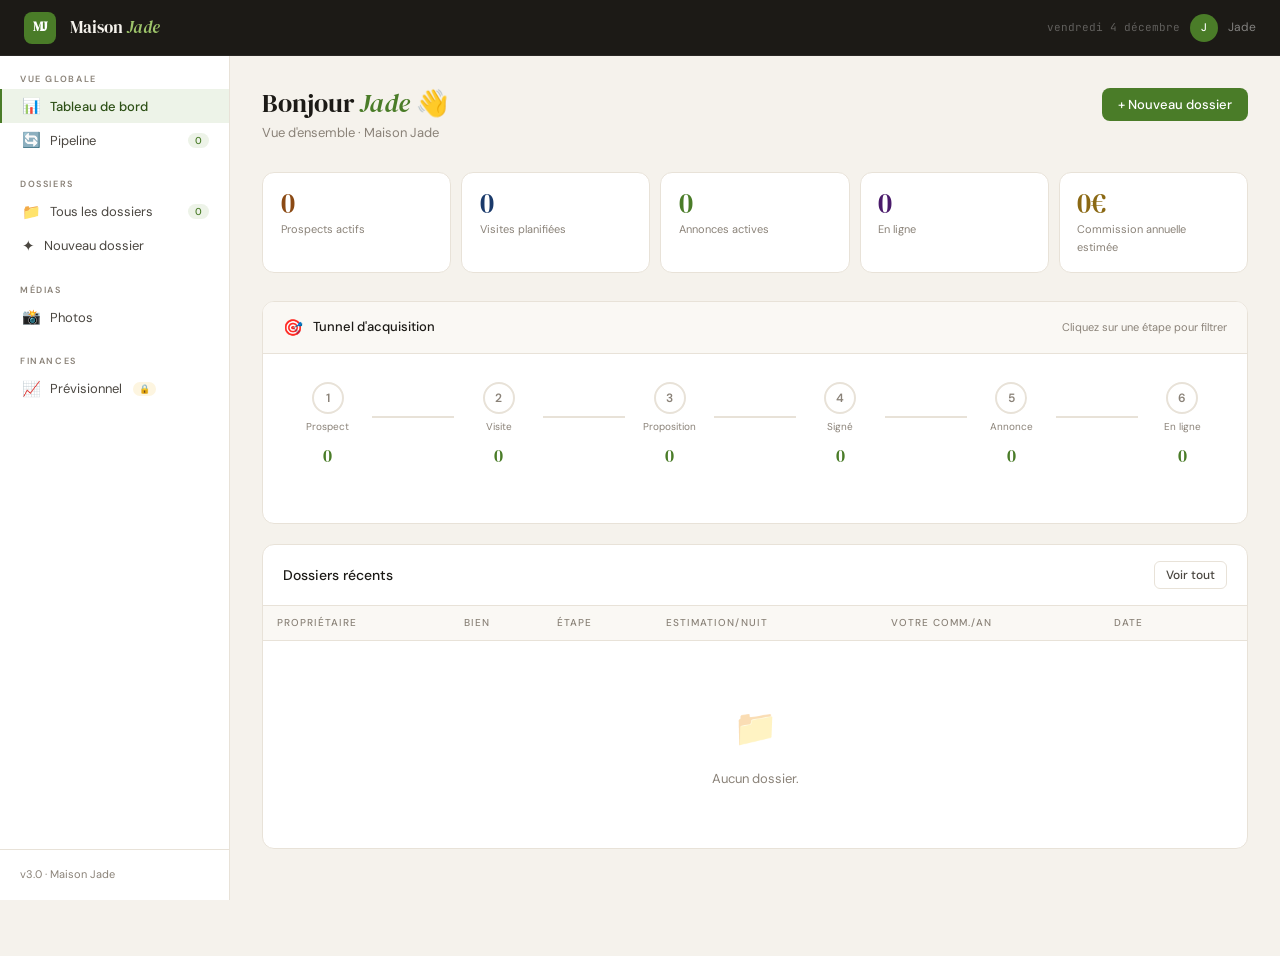
<file: index (4).html>
<!DOCTYPE html>
<html lang="fr">
<head>
<meta charset="UTF-8">
<meta name="viewport" content="width=device-width, initial-scale=1.0">
<title>Maison Jade · Intranet</title>
<link href="https://fonts.googleapis.com/css2?family=DM+Serif+Display:ital@0;1&family=DM+Sans:opsz,wght@9..40,300;9..40,400;9..40,500&family=JetBrains+Mono:wght@400;500&display=swap" rel="stylesheet">
<style>
:root{
  --bg:#F5F2EC;--surface:#fff;--surface2:#FAF8F4;--border:#E8E2D8;
  --ink:#1C1A16;--ink2:#4A4640;--ink3:#8A8278;
  --g:#2D5016;--g2:#4A7C28;--gbg:#EDF3E8;--gbd:#C2D9B0;
  --gold:#8B6914;--goldbg:#FDF5E0;--goldbd:#E8D090;
  --red:#8B1A1A;--redbg:#FDE8E8;--redbd:#F0B0B0;
  --blue:#1A3A6B;--bluebg:#E8EFF9;--bluebd:#B0C8F0;
  --pur:#4A1A6B;--purbg:#F0E8F9;--purbd:#C8A8F0;
  --ora:#8B4A14;--orabg:#FDF0E0;--orabd:#E8C090;
  --sw:230px;--th:56px;
}
*{box-sizing:border-box;margin:0;padding:0;}
body{background:var(--bg);color:var(--ink);font-family:'DM Sans',sans-serif;font-size:14px;line-height:1.6;min-height:100vh;}

/* TOPBAR */
.topbar{position:fixed;top:0;left:0;right:0;z-index:300;height:var(--th);background:var(--ink);display:flex;align-items:center;gap:14px;padding:0 1.5rem;border-bottom:1px solid rgba(255,255,255,0.06);}
.brand-mark{width:32px;height:32px;background:var(--g2);border-radius:8px;display:flex;align-items:center;justify-content:center;font-family:'DM Serif Display',serif;font-size:13px;font-weight:700;color:#fff;letter-spacing:-0.5px;}
.brand-name{font-family:'DM Serif Display',serif;font-size:17px;color:#F5F2EC;}
.brand-name em{font-style:italic;color:#9DC46A;}
.topbar-right{margin-left:auto;display:flex;align-items:center;gap:10px;}
.topbar-date{font-size:11px;color:rgba(255,255,255,0.3);font-family:'JetBrains Mono',monospace;}
.user-dot{width:28px;height:28px;border-radius:50%;background:var(--g2);display:flex;align-items:center;justify-content:center;font-size:11px;font-weight:500;color:#fff;}

/* SIDEBAR */
.sidebar{position:fixed;top:var(--th);left:0;bottom:0;width:var(--sw);background:var(--surface);border-right:1px solid var(--border);display:flex;flex-direction:column;z-index:200;overflow-y:auto;}
.sb-sect{padding:1rem 0 0.25rem;}
.sb-lbl{font-size:9px;font-weight:600;letter-spacing:0.18em;text-transform:uppercase;color:var(--ink3);padding:0 1.25rem;margin-bottom:3px;}
.ni{display:flex;align-items:center;gap:9px;padding:7px 1.25rem;font-size:13px;color:var(--ink2);cursor:pointer;border:none;background:none;width:100%;text-align:left;border-left:2px solid transparent;transition:all 0.15s;font-family:'DM Sans',sans-serif;}
.ni:hover{background:var(--bg);color:var(--ink);}
.ni.active{color:var(--g);background:var(--gbg);border-left-color:var(--g2);font-weight:500;}
.ni-icon{font-size:15px;flex-shrink:0;}
.nb{margin-left:auto;font-size:10px;font-weight:500;padding:1px 7px;border-radius:20px;min-width:20px;text-align:center;}
.nb-g{background:var(--gbg);color:var(--g2);}
.nb-o{background:var(--orabg);color:var(--ora);}
.sb-foot{margin-top:auto;padding:1rem 1.25rem;border-top:1px solid var(--border);font-size:11px;color:var(--ink3);}

/* MAIN */
.main{margin-left:var(--sw);margin-top:var(--th);padding:2rem;min-height:calc(100vh - var(--th));}
.view{display:none;animation:fu 0.25s ease both;}
.view.active{display:block;}
@keyframes fu{from{opacity:0;transform:translateY(8px);}to{opacity:1;transform:translateY(0);}}

/* PAGE HEADER */
.ph{display:flex;align-items:flex-start;justify-content:space-between;margin-bottom:1.75rem;gap:16px;flex-wrap:wrap;}
.ph h1{font-family:'DM Serif Display',serif;font-size:26px;font-weight:400;line-height:1.2;}
.ph h1 em{font-style:italic;color:var(--g2);}
.ph p{font-size:13px;color:var(--ink3);margin-top:4px;}

/* STATS */
.stats{display:grid;grid-template-columns:repeat(5,1fr);gap:10px;margin-bottom:1.75rem;}
.sc{background:var(--surface);border:1px solid var(--border);border-radius:12px;padding:1rem 1.1rem;}
.sc-n{font-family:'DM Serif Display',serif;font-size:28px;font-weight:400;line-height:1;}
.sc-l{font-size:11px;color:var(--ink3);margin-top:4px;}
.sc.cg .sc-n{color:var(--g2);}
.sc.co .sc-n{color:var(--ora);}
.sc.cb .sc-n{color:var(--blue);}
.sc.cp .sc-n{color:var(--pur);}
.sc.cgold .sc-n{color:var(--gold);}

/* TUNNEL */
.tunnel{display:flex;align-items:center;overflow-x:auto;gap:0;margin-bottom:1.5rem;}
.tn{display:flex;flex-direction:column;align-items:center;gap:5px;flex:1;min-width:70px;cursor:pointer;padding:8px 4px;border-radius:8px;transition:background 0.15s;}
.tn:hover{background:var(--bg);}
.tn-dot{width:32px;height:32px;border-radius:50%;display:flex;align-items:center;justify-content:center;font-size:12px;font-weight:600;border:2px solid var(--border);background:var(--surface);color:var(--ink3);transition:all 0.2s;}
.tn-dot.done{background:var(--g2);border-color:var(--g2);color:#fff;}
.tn-dot.act{background:var(--surface);border-color:var(--g2);color:var(--g2);}
.tn-lbl{font-size:10px;color:var(--ink3);text-align:center;}
.tn-lbl.done,.tn-lbl.act{color:var(--g2);font-weight:500;}
.tn-n{font-family:'DM Serif Display',serif;font-size:18px;color:var(--g2);margin-top:2px;}
.tn-line{flex:1;height:2px;background:var(--border);margin-top:-20px;}
.tn-line.done{background:var(--g2);}

/* TABLE */
.tcard{background:var(--surface);border:1px solid var(--border);border-radius:12px;overflow:hidden;margin-bottom:1.5rem;}
.tcard-hd{display:flex;align-items:center;justify-content:space-between;padding:1rem 1.25rem;border-bottom:1px solid var(--border);}
.tcard-title{font-size:14px;font-weight:500;}
table{width:100%;border-collapse:collapse;}
th{text-align:left;padding:9px 14px;font-size:10px;font-weight:500;letter-spacing:0.1em;text-transform:uppercase;color:var(--ink3);background:var(--surface2);border-bottom:1px solid var(--border);}
td{padding:10px 14px;border-bottom:1px solid var(--border);font-size:13px;color:var(--ink2);vertical-align:middle;}
tr:last-child td{border-bottom:none;}
tr:hover td{background:var(--bg);cursor:pointer;}
.tm{font-weight:500;color:var(--ink);}
.ts{font-size:11px;color:var(--ink3);}

/* BADGES */
.badge{display:inline-flex;align-items:center;gap:4px;padding:3px 9px;border-radius:20px;font-size:11px;font-weight:500;white-space:nowrap;}
.badge::before{content:'';width:5px;height:5px;border-radius:50%;flex-shrink:0;}
.b-pros{background:#FDF0E0;color:#8B4A14;}.b-pros::before{background:#C87820;}
.b-contact{background:#E8EFF9;color:#1A3A6B;}.b-contact::before{background:#3A6BC4;}
.b-inter{background:#FDF5E0;color:#8B6914;}.b-inter::before{background:#C89820;}
.b-rdv{background:#F0E8F9;color:#4A1A6B;}.b-rdv::before{background:#7C28A0;}
.b-visite{background:#E0F0FF;color:#1A4A8B;}.b-visite::before{background:#2860C8;}
.b-prop{background:#FDE8E8;color:#8B1A1A;}.b-prop::before{background:#C43A3A;}
.b-signe{background:#EDF3E8;color:#2D5016;}.b-signe::before{background:#4A7C28;}
.b-annonce{background:#E8F5E8;color:#1A5C1A;}.b-annonce::before{background:#2E8B2E;}
.b-online{background:#D4EDDA;color:#155724;}.b-online::before{background:#28A745;}
.b-pause{background:#F5F5F5;color:#666;}.b-pause::before{background:#999;}
.b-ok{background:#EDF3E8;color:#2D5016;}.b-ok::before{background:#4A7C28;}
.b-ko{background:var(--redbg);color:var(--red);}.b-ko::before{background:var(--red);}
.b-warn{background:var(--goldbg);color:var(--gold);}.b-warn::before{background:#C89820;}

/* BUTTONS */
.btn{display:inline-flex;align-items:center;gap:6px;padding:8px 16px;border-radius:8px;font-family:'DM Sans',sans-serif;font-size:13px;font-weight:500;cursor:pointer;border:none;transition:all 0.15s;}
.btn-primary{background:var(--g2);color:#fff;}.btn-primary:hover{background:var(--g);}
.btn-ghost{background:none;border:1px solid var(--border);color:var(--ink2);}.btn-ghost:hover{border-color:var(--ink3);color:var(--ink);}
.btn-blue{background:var(--bluebg);border:1px solid var(--bluebd);color:var(--blue);}
.btn-red{background:var(--redbg);border:1px solid var(--redbd);color:var(--red);}
.btn-gold{background:var(--goldbg);border:1px solid var(--goldbd);color:var(--gold);}
.btn-sm{padding:5px 11px;font-size:12px;border-radius:6px;}

/* FORMS */
.fg{display:grid;gap:1rem;}
.fr2{grid-template-columns:1fr 1fr;}
.fr3{grid-template-columns:1fr 1fr 1fr;}
.fr4{grid-template-columns:1fr 1fr 1fr 1fr;}
.fl{display:block;font-size:10px;font-weight:500;letter-spacing:0.08em;text-transform:uppercase;color:var(--ink3);margin-bottom:5px;}
.fl .req{color:var(--g2);}
input[type=text],input[type=email],input[type=tel],input[type=number],input[type=date],input[type=password],select,textarea{width:100%;padding:8px 11px;border:1px solid var(--border);border-radius:8px;background:var(--surface);color:var(--ink);font-family:'DM Sans',sans-serif;font-size:13px;outline:none;transition:border-color 0.2s,box-shadow 0.2s;appearance:none;}
input:focus,select:focus,textarea:focus{border-color:var(--g2);box-shadow:0 0 0 3px rgba(74,124,40,0.1);}
textarea{resize:vertical;min-height:75px;line-height:1.6;}
select{background-image:url("data:image/svg+xml,%3Csvg xmlns='http://www.w3.org/2000/svg' width='14' height='14' viewBox='0 0 24 24' fill='none' stroke='%238A8278' stroke-width='2'%3E%3Cpath d='M6 9l6 6 6-6'/%3E%3C/svg%3E");background-repeat:no-repeat;background-position:right 10px center;padding-right:2rem;cursor:pointer;}

/* CARDS */
.card-wrap{display:grid;gap:1rem;}
.card-wrap.c2{grid-template-columns:1fr 1fr;}
.card-wrap.c3{grid-template-columns:1fr 1fr 1fr;}
.info-card{background:var(--surface);border:1px solid var(--border);border-radius:12px;padding:1.1rem 1.25rem;transition:border-color 0.2s;cursor:pointer;}
.info-card:hover{border-color:var(--gbd);}
.ic-top{display:flex;align-items:center;gap:10px;margin-bottom:0.75rem;}
.av{width:36px;height:36px;border-radius:50%;display:flex;align-items:center;justify-content:center;font-family:'DM Serif Display',serif;font-size:15px;flex-shrink:0;}
.av-g{background:var(--gbg);color:var(--g);}
.av-o{background:var(--orabg);color:var(--ora);}
.ic-name{font-weight:500;font-size:14px;}
.ic-sub{font-size:12px;color:var(--ink3);}
.ic-meta{display:flex;gap:6px;flex-wrap:wrap;margin-top:6px;}
.ic-tag{font-size:11px;padding:2px 8px;border-radius:20px;background:var(--surface2);border:1px solid var(--border);color:var(--ink3);}

/* SECTION CARD */
.scard{background:var(--surface);border:1px solid var(--border);border-radius:12px;overflow:hidden;margin-bottom:1rem;}
.scard-hd{display:flex;align-items:center;gap:10px;padding:0.8rem 1.25rem;background:var(--surface2);border-bottom:1px solid var(--border);}
.scard-num{width:24px;height:24px;border-radius:6px;background:var(--g2);color:#fff;font-size:12px;font-weight:500;display:flex;align-items:center;justify-content:center;flex-shrink:0;}
.scard-title{font-size:13px;font-weight:500;}
.scard-body{padding:1.25rem;}

/* CHIPS */
.chip-grid{display:flex;flex-wrap:wrap;gap:6px;}
.chip{padding:5px 12px;border-radius:20px;border:1px solid var(--border);background:var(--surface);font-size:12px;color:var(--ink2);cursor:pointer;user-select:none;transition:all 0.15s;}
.chip:hover{border-color:var(--gbd);}
.chip.on{background:var(--gbg);border-color:var(--g2);color:var(--g);font-weight:500;}

/* COUNTER */
.ctr{display:flex;align-items:center;gap:8px;}
.ctr-btn{width:28px;height:28px;border-radius:50%;border:1px solid var(--border);background:var(--surface);font-size:16px;cursor:pointer;display:flex;align-items:center;justify-content:center;color:var(--ink2);transition:all 0.15s;flex-shrink:0;}
.ctr-btn:hover{border-color:var(--g2);background:var(--gbg);}
.ctr-val{font-size:15px;font-weight:500;min-width:24px;text-align:center;}

/* PROMPT */
.pbox{background:var(--ink);border-radius:10px;overflow:hidden;margin-top:1rem;}
.pb-hd{display:flex;align-items:center;justify-content:space-between;padding:9px 14px;border-bottom:1px solid rgba(255,255,255,0.08);}
.pb-title{font-size:11px;color:rgba(255,255,255,0.4);letter-spacing:0.1em;text-transform:uppercase;}
.pb-copy{font-size:11px;font-weight:500;padding:4px 12px;border-radius:6px;border:1px solid rgba(255,255,255,0.15);background:none;color:rgba(255,255,255,0.6);cursor:pointer;font-family:'DM Sans',sans-serif;transition:all 0.15s;}
.pb-copy:hover{background:rgba(255,255,255,0.1);color:#fff;}
.pb-copy.done{border-color:var(--g2);color:#9DC46A;}
.pb-text{font-family:'JetBrains Mono',monospace;font-size:12px;color:rgba(255,255,255,0.75);padding:1rem 1.25rem;line-height:1.75;white-space:pre-wrap;max-height:380px;overflow-y:auto;}

/* CALLOUT */
.callout{display:flex;gap:10px;padding:0.8rem 1rem;border-radius:8px;font-size:13px;margin:0.75rem 0;line-height:1.6;}
.ct-tip{background:var(--gbg);border-left:3px solid var(--g2);}
.ct-warn{background:var(--goldbg);border-left:3px solid #C89820;}
.ct-info{background:var(--bluebg);border-left:3px solid #3A6BC4;}
.ct-red{background:var(--redbg);border-left:3px solid var(--red);}
.callout strong{font-weight:500;display:block;margin-bottom:2px;}

/* PIPELINE */
.pipe-cols{display:grid;grid-template-columns:repeat(7,1fr);gap:8px;}
.pc{background:var(--surface2);border-radius:10px;padding:8px;min-height:260px;}
.pc-title{font-size:9px;font-weight:600;letter-spacing:0.08em;text-transform:uppercase;color:var(--ink3);padding:4px 6px 8px;border-bottom:1px solid var(--border);margin-bottom:6px;}
.pi{background:var(--surface);border:1px solid var(--border);border-radius:8px;padding:9px 10px;margin-bottom:7px;font-size:12px;cursor:pointer;transition:border-color 0.15s;}
.pi:hover{border-color:var(--gbd);}
.pi-name{font-weight:500;margin-bottom:2px;color:var(--ink);}
.pi-sub{color:var(--ink3);font-size:11px;}

/* PHOTO */
.photo-drop{border:2px dashed var(--border);border-radius:12px;padding:2.5rem;text-align:center;cursor:pointer;transition:all 0.2s;background:var(--surface);}
.photo-drop:hover,.photo-drop.drag{border-color:var(--g2);background:var(--gbg);}
.photo-grid{display:grid;grid-template-columns:repeat(auto-fill,minmax(130px,1fr));gap:10px;margin-top:1rem;}
.photo-thumb{position:relative;border-radius:10px;overflow:hidden;aspect-ratio:4/3;background:var(--surface2);border:1px solid var(--border);}
.photo-thumb img{width:100%;height:100%;object-fit:cover;}
.del-ph{position:absolute;top:5px;right:5px;width:20px;height:20px;border-radius:50%;background:rgba(0,0,0,0.6);border:none;color:#fff;font-size:11px;cursor:pointer;display:flex;align-items:center;justify-content:center;opacity:0;transition:opacity 0.15s;}
.photo-thumb:hover .del-ph{opacity:1;}
.photo-lbl{font-size:10px;color:var(--ink3);text-align:center;padding:4px;font-weight:500;text-transform:uppercase;letter-spacing:0.05em;}

/* RECO */
.ri{display:flex;align-items:flex-start;gap:10px;padding:9px 12px;background:var(--surface);border:1px solid var(--border);border-radius:8px;cursor:pointer;font-size:13px;color:var(--ink2);transition:border-color 0.15s;user-select:none;margin-bottom:6px;}
.ri:hover{border-color:var(--gbd);}
.ri input[type=checkbox]{accent-color:var(--g2);width:15px;height:15px;flex-shrink:0;margin-top:1px;}
.ri input:checked~span{color:var(--g);font-weight:500;}

/* MODAL */
.modal-ov{position:fixed;inset:0;background:rgba(0,0,0,0.45);z-index:500;align-items:center;justify-content:center;padding:1rem;display:none;}
.modal-ov.open{display:flex;}
.modal{background:var(--surface);border-radius:14px;width:100%;max-width:680px;max-height:92vh;overflow-y:auto;box-shadow:0 20px 60px rgba(0,0,0,0.2);animation:mIn 0.2s ease;}
@keyframes mIn{from{opacity:0;transform:scale(0.96);}to{opacity:1;transform:scale(1);}}
.modal-hd{display:flex;align-items:center;justify-content:space-between;padding:1.25rem 1.5rem;border-bottom:1px solid var(--border);position:sticky;top:0;background:var(--surface);z-index:1;}
.modal-title{font-family:'DM Serif Display',serif;font-size:20px;font-weight:400;}
.modal-close{width:28px;height:28px;border-radius:7px;border:1px solid var(--border);background:none;font-size:15px;cursor:pointer;display:flex;align-items:center;justify-content:center;color:var(--ink3);}
.modal-close:hover{background:var(--bg);}
.modal-body{padding:1.5rem;}
.modal-ft{padding:1rem 1.5rem;border-top:1px solid var(--border);display:flex;justify-content:flex-end;gap:8px;}

/* DOSSIER FICHE */
.fiche-tabs{display:flex;gap:2px;border-bottom:1px solid var(--border);margin-bottom:1.5rem;overflow-x:auto;}
.ft{padding:8px 16px;font-size:12px;font-weight:500;color:var(--ink3);background:none;border:none;border-bottom:2px solid transparent;cursor:pointer;white-space:nowrap;font-family:'DM Sans',sans-serif;transition:all 0.15s;}
.ft:hover{color:var(--ink);}
.ft.active{color:var(--g2);border-bottom-color:var(--g2);}
.ftab{display:none;}
.ftab.active{display:block;}

/* SIMULATION */
.simu-box{background:var(--ink);border-radius:10px;padding:1.1rem 1.25rem;margin-top:1rem;}
.simu-grid{display:grid;grid-template-columns:repeat(4,1fr);gap:12px;text-align:center;}
.simu-num{font-family:'DM Serif Display',serif;font-size:22px;line-height:1;}
.simu-lbl{font-size:10px;color:rgba(255,255,255,0.4);margin-top:3px;}
.simu-detail{font-size:11px;color:rgba(255,255,255,0.3);margin-top:10px;padding-top:8px;border-top:1px solid rgba(255,255,255,0.08);}

/* PREVISIONNEL */
.pin-screen{display:flex;flex-direction:column;align-items:center;justify-content:center;min-height:60vh;gap:1.5rem;}
.pin-dots{display:flex;gap:12px;}
.pin-dot{width:14px;height:14px;border-radius:50%;border:2px solid var(--border);background:transparent;transition:all 0.15s;}
.pin-dot.filled{background:var(--g2);border-color:var(--g2);}
.pin-pad{display:grid;grid-template-columns:repeat(3,1fr);gap:10px;max-width:220px;}
.pin-btn{padding:14px;border-radius:10px;border:1px solid var(--border);background:var(--surface);font-size:18px;font-weight:500;cursor:pointer;text-align:center;font-family:'DM Serif Display',serif;transition:all 0.15s;}
.pin-btn:hover{background:var(--gbg);border-color:var(--gbd);}
.pin-btn.del{font-size:14px;color:var(--ink3);}
.chart-bar{height:8px;border-radius:4px;background:var(--g2);transition:width 0.4s;}
.chart-row{margin-bottom:10px;}
.chart-label{display:flex;justify-content:space-between;font-size:12px;margin-bottom:4px;}
.prev-kpi{display:grid;grid-template-columns:repeat(4,1fr);gap:12px;margin-bottom:1.5rem;}
.kpi-card{background:var(--surface);border:1px solid var(--border);border-radius:12px;padding:1rem 1.1rem;}
.kpi-num{font-family:'DM Serif Display',serif;font-size:26px;font-weight:400;line-height:1;}
.kpi-lbl{font-size:11px;color:var(--ink3);margin-top:4px;}
.kpi-sub{font-size:11px;margin-top:6px;padding-top:6px;border-top:1px solid var(--border);}

/* DIVIDER */
.divider{height:1px;background:var(--border);margin:1.25rem 0;}

/* EMPTY */
.empty{text-align:center;padding:3rem 2rem;color:var(--ink3);}
.empty .icon{font-size:36px;margin-bottom:0.75rem;opacity:0.4;}
.empty p{font-size:13px;}

/* STATUT STEPS */
.statut-steps{display:flex;align-items:center;overflow-x:auto;gap:0;margin-bottom:1.5rem;}
.ss{display:flex;flex-direction:column;align-items:center;gap:4px;flex:1;min-width:60px;}
.ss-dot{width:26px;height:26px;border-radius:50%;display:flex;align-items:center;justify-content:center;font-size:11px;font-weight:600;border:2px solid var(--border);background:var(--surface);color:var(--ink3);cursor:pointer;transition:all 0.2s;z-index:1;}
.ss-dot.done{background:var(--g2);border-color:var(--g2);color:#fff;}
.ss-dot.cur{background:var(--surface);border-color:var(--g2);color:var(--g2);}
.ss-lbl{font-size:9px;color:var(--ink3);text-align:center;letter-spacing:0.03em;}
.ss-lbl.done,.ss-lbl.cur{color:var(--g2);font-weight:500;}
.ss-line{flex:1;height:2px;background:var(--border);margin-top:-18px;}
.ss-line.done{background:var(--g2);}

/* OFFRES */
.offre-card.selected-essentiel{border-color:var(--blue)!important;background:var(--bluebg)!important;}
.offre-card.selected-confort{border-color:var(--g2)!important;background:var(--gbg)!important;}
.offre-card.selected-premium{border-color:var(--gold)!important;background:var(--goldbg)!important;}
.offre-check.sel-essentiel{background:var(--blue)!important;border-color:var(--blue)!important;color:#fff!important;}
.offre-check.sel-confort{background:var(--g2)!important;border-color:var(--g2)!important;color:#fff!important;}
.offre-check.sel-premium{background:var(--gold)!important;border-color:var(--gold)!important;color:#fff!important;}

@media(max-width:900px){.sidebar{display:none;}.main{margin-left:0;padding:1rem;}.stats{grid-template-columns:1fr 1fr;}.pipe-cols{grid-template-columns:1fr 1fr;}}

/* PRINT */
@media print{.topbar,.sidebar,.ph .btn,.scard,.fiche-tabs,.modal-ov{display:none!important;}
.main{margin:0!important;padding:0!important;}
.prop-page{page-break-after:always;padding:40px;}
.prop-page:last-child{page-break-after:avoid;}}
</style>
</head>
<body>

<div class="topbar">
  <div class="brand-mark">MJ</div>
  <span class="brand-name">Maison <em>Jade</em></span>
  <div class="topbar-right">
    <span class="topbar-date" id="today-date"></span>
    <div class="user-dot">J</div>
    <span style="font-size:12px;color:rgba(255,255,255,0.45)">Jade</span>
  </div>
</div>

<nav class="sidebar">
  <div class="sb-sect">
    <div class="sb-lbl">Vue globale</div>
    <button class="ni active" onclick="sv('dashboard',this)"><span class="ni-icon">📊</span> Tableau de bord</button>
    <button class="ni" onclick="sv('pipeline',this)"><span class="ni-icon">🔄</span> Pipeline <span class="nb nb-g" id="b-pipe">0</span></button>
  </div>
  <div class="sb-sect">
    <div class="sb-lbl">Dossiers</div>
    <button class="ni" onclick="sv('dossiers',this)"><span class="ni-icon">📁</span> Tous les dossiers <span class="nb nb-g" id="b-dos">0</span></button>
    <button class="ni" onclick="sv('nouveau',this)"><span class="ni-icon">✦</span> Nouveau dossier</button>
  </div>
  <div class="sb-sect">
    <div class="sb-lbl">Médias</div>
    <button class="ni" onclick="sv('photos',this)"><span class="ni-icon">📸</span> Photos</button>
  </div>
  <div class="sb-sect">
    <div class="sb-lbl">Finances</div>
    <button class="ni" onclick="sv('previsionnel',this)"><span class="ni-icon">📈</span> Prévisionnel <span style="font-size:9px;background:var(--goldbg);color:var(--gold);padding:1px 6px;border-radius:10px;margin-left:2px;">🔒</span></button>
  </div>
  <div class="sb-foot">v3.0 · Maison Jade</div>
</nav>

<main class="main">

<!-- ══ DASHBOARD ══ -->
<div class="view active" id="view-dashboard">
  <div class="ph">
    <div><h1>Bonjour <em>Jade</em> 👋</h1><p>Vue d'ensemble · Maison Jade</p></div>
    <button class="btn btn-primary" onclick="sv('nouveau',document.querySelector('[onclick*=nouveau]'))">+ Nouveau dossier</button>
  </div>

  <div class="stats">
    <div class="sc co"><div class="sc-n" id="s-pros">0</div><div class="sc-l">Prospects actifs</div></div>
    <div class="sc cb"><div class="sc-n" id="s-vis">0</div><div class="sc-l">Visites planifiées</div></div>
    <div class="sc cg"><div class="sc-n" id="s-ann">0</div><div class="sc-l">Annonces actives</div></div>
    <div class="sc cp"><div class="sc-n" id="s-onl">0</div><div class="sc-l">En ligne</div></div>
    <div class="sc cgold"><div class="sc-n" id="s-rev">0€</div><div class="sc-l">Commission annuelle estimée</div></div>
  </div>

  <!-- Tunnel -->
  <div class="scard" style="margin-bottom:1.25rem">
    <div class="scard-hd"><span style="font-size:16px">🎯</span><span class="scard-title">Tunnel d'acquisition</span><span style="margin-left:auto;font-size:11px;color:var(--ink3)">Cliquez sur une étape pour filtrer</span></div>
    <div class="scard-body">
      <div class="tunnel" id="dash-tunnel">
        <div class="tn" onclick="filterDossiers('prospect')"><div class="tn-dot">1</div><div class="tn-lbl">Prospect</div><div class="tn-n" id="t1">0</div></div>
        <div class="tn-line" id="tl1"></div>
        <div class="tn" onclick="filterDossiers('visite')"><div class="tn-dot">2</div><div class="tn-lbl">Visite</div><div class="tn-n" id="t2">0</div></div>
        <div class="tn-line" id="tl2"></div>
        <div class="tn" onclick="filterDossiers('proposition')"><div class="tn-dot">3</div><div class="tn-lbl">Proposition</div><div class="tn-n" id="t3">0</div></div>
        <div class="tn-line" id="tl3"></div>
        <div class="tn" onclick="filterDossiers('signe')"><div class="tn-dot">4</div><div class="tn-lbl">Signé</div><div class="tn-n" id="t4">0</div></div>
        <div class="tn-line" id="tl4"></div>
        <div class="tn" onclick="filterDossiers('annonce')"><div class="tn-dot">5</div><div class="tn-lbl">Annonce</div><div class="tn-n" id="t5">0</div></div>
        <div class="tn-line" id="tl5"></div>
        <div class="tn" onclick="filterDossiers('online')"><div class="tn-dot">6</div><div class="tn-lbl">En ligne</div><div class="tn-n" id="t6">0</div></div>
      </div>
    </div>
  </div>

  <div class="tcard">
    <div class="tcard-hd"><span class="tcard-title">Dossiers récents</span><button class="btn btn-ghost btn-sm" onclick="sv('dossiers',document.querySelector('[onclick*=dossiers]'))">Voir tout</button></div>
    <table><thead><tr><th>Propriétaire</th><th>Bien</th><th>Étape</th><th>Estimation/nuit</th><th>Votre comm./an</th><th>Date</th><th></th></tr></thead>
    <tbody id="dash-table"><tr><td colspan="7"><div class="empty"><div class="icon">📁</div><p>Aucun dossier.</p></div></td></tr></tbody></table>
  </div>
</div>

<!-- ══ DOSSIERS ══ -->
<div class="view" id="view-dossiers">
  <div class="ph">
    <div><h1>Tous les <em>dossiers</em></h1><p>Chaque dossier suit le parcours complet du prospect à la mise en ligne</p></div>
    <button class="btn btn-primary" onclick="sv('nouveau',document.querySelector('[onclick*=nouveau]'))">+ Nouveau dossier</button>
  </div>
  <div class="tcard">
    <table><thead><tr><th>Propriétaire</th><th>Bien / Adresse</th><th>Étape</th><th>Estimation</th><th>Comm. annuelle</th><th>Assurance</th><th>Date</th><th>Actions</th></tr></thead>
    <tbody id="dos-table"><tr><td colspan="8"><div class="empty"><div class="icon">📁</div><p>Aucun dossier créé.</p></div></td></tr></tbody></table>
  </div>
</div>

<!-- ══ NOUVEAU DOSSIER ══ -->
<div class="view" id="view-nouveau">
  <div class="ph"><div><h1>Nouveau <em>dossier</em></h1><p>Un seul formulaire — toutes les infos suivent le dossier à chaque étape</p></div></div>

  <div class="scard">
    <div class="scard-hd"><div class="scard-num">1</div><span class="scard-title">Propriétaire / Prospect</span></div>
    <div class="scard-body">
      <div class="fg fr4" style="margin-bottom:1rem">
        <div><label class="fl">Prénom <span class="req">*</span></label><input type="text" id="n-prenom" placeholder="Marie"></div>
        <div><label class="fl">Nom <span class="req">*</span></label><input type="text" id="n-nom" placeholder="Dupont"></div>
        <div><label class="fl">Email</label><input type="email" id="n-email" placeholder="marie@email.com"></div>
        <div><label class="fl">Téléphone</label><input type="tel" id="n-tel" placeholder="+33 6 00 00 00 00"></div>
      </div>
      <div class="fg fr3">
        <div><label class="fl">Source du contact</label>
          <select id="n-source"><option value="">—</option><option>Recommandation</option><option>Réseaux sociaux</option><option>IAD / réseau</option><option>Site web</option><option>Bouche à oreille</option><option>Salon / événement</option><option>Autre</option></select></div>
        <div><label class="fl">Étape actuelle <span class="req">*</span></label>
          <select id="n-etape">
            <option value="prospect">🎯 Prospect</option>
            <option value="visite">🏡 Visite découverte</option>
            <option value="proposition">📄 Proposition envoyée</option>
            <option value="signe">✅ Signé</option>
            <option value="annonce">📝 Annonce en cours</option>
            <option value="online">🟢 En ligne</option>
          </select></div>
        <div><label class="fl">Notes prospect</label><input type="text" id="n-notes-pros" placeholder="Motivations, contexte..."></div>
      </div>
    </div>
  </div>

  <div class="scard">
    <div class="scard-hd"><div class="scard-num">2</div><span class="scard-title">Le bien</span></div>
    <div class="scard-body">
      <div style="margin-bottom:1rem"><label class="fl">Adresse complète <span class="req">*</span></label><input type="text" id="n-adresse" placeholder="1 rue des Écoles, Le Thillay 95500"></div>
      <div class="fg fr4" style="margin-bottom:1rem">
        <div><label class="fl">Type <span class="req">*</span></label>
          <select id="n-type"><option value="">—</option><option>Studio</option><option>T1</option><option>T2</option><option>T3</option><option>T4+</option><option>Maison</option><option>Villa</option><option>Loft</option></select></div>
        <div><label class="fl">Surface (m²)</label><input type="number" id="n-surface" placeholder="35"></div>
        <div><label class="fl">Style déco</label>
          <select id="n-deco"><option value="">—</option><option>Moderne</option><option>Scandinave</option><option>Industriel</option><option>Bohème</option><option>Classique</option><option>Cosy</option><option>Luxe</option></select></div>
        <div><label class="fl">Potentiel/nuit (€)</label><input type="number" id="n-tarif" placeholder="65" oninput="calcSimu()"></div>
      </div>
      <div class="fg fr4" style="margin-bottom:1rem">
        <div><label class="fl">Voyageurs</label><div class="ctr"><button class="ctr-btn" onclick="dec('n-voy',1,16)">−</button><span class="ctr-val" id="n-voy">2</span><button class="ctr-btn" onclick="inc('n-voy',1,16)">+</button></div></div>
        <div><label class="fl">Chambres</label><div class="ctr"><button class="ctr-btn" onclick="dec('n-ch',0,10)">−</button><span class="ctr-val" id="n-ch">1</span><button class="ctr-btn" onclick="inc('n-ch',0,10)">+</button></div></div>
        <div><label class="fl">Lits doubles</label><div class="ctr"><button class="ctr-btn" onclick="dec('n-dbl',0,8)">−</button><span class="ctr-val" id="n-dbl">1</span><button class="ctr-btn" onclick="inc('n-dbl',0,8)">+</button></div></div>
        <div><label class="fl">Salles de bain</label><div class="ctr"><button class="ctr-btn" onclick="dec('n-sdb',0,5)">−</button><span class="ctr-val" id="n-sdb">1</span><button class="ctr-btn" onclick="inc('n-sdb',0,5)">+</button></div></div>
      </div>
      <div class="fg fr2">
        <div><label class="fl">Point fort</label><input type="text" id="n-fort" placeholder="Proche CDG, terrasse privée..."></div>
        <div><label class="fl">Transports</label><input type="text" id="n-transport" placeholder="RER D à 5 min, CDG à 15 min"></div>
      </div>
    </div>
  </div>

  <div class="scard">
    <div class="scard-hd"><div class="scard-num">3</div><span class="scard-title">Prix & simulation</span></div>
    <div class="scard-body">
      <div class="fg fr4" style="margin-bottom:1rem">
        <div><label class="fl">Fourchette client min (€)</label><input type="number" id="n-pmin" placeholder="55" oninput="calcSimu()"></div>
        <div><label class="fl">Fourchette client max (€)</label><input type="number" id="n-pmax" placeholder="75" oninput="calcSimu()"></div>
        <div><label class="fl">Estimation marché min (€)</label><input type="number" id="n-emin" placeholder="60" oninput="calcSimu()"></div>
        <div><label class="fl">Estimation marché max (€)</label><input type="number" id="n-emax" placeholder="80" oninput="calcSimu()"></div>
      </div>
      <div class="fg fr3" style="margin-bottom:1rem">
        <div><label class="fl">Taux d'occupation (%)</label><input type="number" id="n-taux" placeholder="70" oninput="calcSimu()"></div>
        <div><label class="fl">Votre commission (%)</label><input type="number" id="n-comm" placeholder="20" oninput="calcSimu()"></div>
        <div><label class="fl">Commission Airbnb (%)</label><input type="number" id="n-cair" placeholder="3" oninput="calcSimu()"></div>
      </div>
      <div id="simu-out" style="display:none" class="simu-box">
        <div style="font-size:10px;letter-spacing:0.12em;text-transform:uppercase;color:rgba(255,255,255,0.4);margin-bottom:1rem">Simulation annuelle</div>
        <div class="simu-grid">
          <div><div class="simu-num" style="color:#9DC46A" id="sim-nuits">—</div><div class="simu-lbl">nuits/an</div></div>
          <div><div class="simu-num" style="color:#F0C87A" id="sim-brut">—</div><div class="simu-lbl">revenu brut</div></div>
          <div><div class="simu-num" style="color:#78BFFF" id="sim-net">—</div><div class="simu-lbl">propriétaire net</div></div>
          <div><div class="simu-num" style="color:#FF8C6A" id="sim-vous">—</div><div class="simu-lbl">votre commission</div></div>
        </div>
        <div class="simu-detail" id="sim-detail"></div>
      </div>
      <div id="simu-ph" style="background:var(--surface2);border:1px dashed var(--border);border-radius:10px;padding:1.25rem;text-align:center;color:var(--ink3);font-size:13px">
        Remplis les champs ci-dessus pour voir la simulation 📊
      </div>
    </div>
  </div>

  <div class="scard">
    <div class="scard-hd"><div class="scard-num">4</div><span class="scard-title">Assurance (information propriétaire)</span></div>
    <div class="scard-body">
      <div class="fg fr3">
        <div><label class="fl">Possède une assurance PNO ?</label>
          <select id="n-pno"><option value="">—</option><option value="oui">✅ Oui</option><option value="non">❌ Non</option><option value="nsp">❓ Ne sait pas</option></select></div>
        <div><label class="fl">Assureur</label><input type="text" id="n-assureur" placeholder="MMA, Allianz..."></div>
        <div><label class="fl">Expiration</label><input type="date" id="n-assur-exp"></div>
      </div>
      <div class="fg fr2" style="margin-top:1rem">
        <div><label class="fl">LCD couverte ?</label>
          <select id="n-assur-couvre"><option value="">—</option><option value="oui">✅ Oui</option><option value="partiel">⚠️ Partiellement</option><option value="non">❌ Non</option></select></div>
        <div><label class="fl">Notes assurance</label><input type="text" id="n-assur-notes" placeholder="N° contrat, remarques..."></div>
      </div>
    </div>
  </div>

  <div class="scard">
    <div class="scard-hd"><div class="scard-num">5</div><span class="scard-title">Équipements</span></div>
    <div class="scard-body">
      <div class="chip-grid" id="n-equip">
        <span class="chip" onclick="this.classList.toggle('on')">WiFi</span><span class="chip" onclick="this.classList.toggle('on')">Climatisation</span><span class="chip" onclick="this.classList.toggle('on')">Parking</span><span class="chip" onclick="this.classList.toggle('on')">Lave-linge</span><span class="chip" onclick="this.classList.toggle('on')">Lave-vaisselle</span><span class="chip" onclick="this.classList.toggle('on')">TV connectée</span><span class="chip" onclick="this.classList.toggle('on')">Balcon</span><span class="chip" onclick="this.classList.toggle('on')">Terrasse</span><span class="chip" onclick="this.classList.toggle('on')">Cuisine équipée</span><span class="chip" onclick="this.classList.toggle('on')">Cafetière</span><span class="chip" onclick="this.classList.toggle('on')">Sèche-cheveux</span><span class="chip" onclick="this.classList.toggle('on')">Fer à repasser</span><span class="chip" onclick="this.classList.toggle('on')">Draps fournis</span><span class="chip" onclick="this.classList.toggle('on')">Serviettes</span><span class="chip" onclick="this.classList.toggle('on')">Ascenseur</span><span class="chip" onclick="this.classList.toggle('on')">Piscine</span><span class="chip" onclick="this.classList.toggle('on')">Espace travail</span><span class="chip" onclick="this.classList.toggle('on')">Jacuzzi</span>
      </div>
    </div>
  </div>

  <div class="scard">
    <div class="scard-hd"><div class="scard-num">6</div><span class="scard-title">Règles & accès</span></div>
    <div class="scard-body">
      <div class="chip-grid" style="margin-bottom:1rem">
        <span class="chip" id="r-fumeur" onclick="this.classList.toggle('on')">Non-fumeur</span>
        <span class="chip" id="r-animaux" onclick="this.classList.toggle('on')">Pas d'animaux</span>
        <span class="chip" id="r-fete" onclick="this.classList.toggle('on')">Pas de fête</span>
        <span class="chip" id="r-calme" onclick="this.classList.toggle('on')">Calme après 22h</span>
      </div>
      <div class="fg fr3">
        <div><label class="fl">Check-in</label><input type="text" id="n-checkin" placeholder="Dès 15h00"></div>
        <div><label class="fl">Check-out</label><input type="text" id="n-checkout" placeholder="Avant 11h00"></div>
        <div><label class="fl">Durée min.</label><select id="n-duree"><option value="">—</option><option>1 nuit</option><option>2 nuits</option><option>3 nuits</option><option>1 semaine</option></select></div>
      </div>
      <div style="margin-top:1rem"><label class="fl">Clientèle cible</label>
        <div class="chip-grid" id="n-cible" style="margin-top:6px">
          <span class="chip" onclick="this.classList.toggle('on')">Couples</span><span class="chip" onclick="this.classList.toggle('on')">Voyageurs pro</span><span class="chip" onclick="this.classList.toggle('on')">Familles</span><span class="chip" onclick="this.classList.toggle('on')">Solo</span><span class="chip" onclick="this.classList.toggle('on')">Touristes</span>
        </div>
      </div>
      <div style="margin-top:1rem"><label class="fl">Infos complémentaires</label><textarea id="n-extra" placeholder="Tout élément à valoriser..."></textarea></div>
    </div>
  </div>

  <div class="scard">
    <div class="scard-hd"><div class="scard-num">7</div><span class="scard-title">Langue de l'annonce</span></div>
    <div class="scard-body">
      <div class="chip-grid">
        <span class="chip on" id="lang-fr" onclick="setLang('fr',this)">🇫🇷 Français</span>
        <span class="chip" id="lang-en" onclick="setLang('en',this)">🇬🇧 English</span>
        <span class="chip" id="lang-es" onclick="setLang('es',this)">🇪🇸 Español</span>
      </div>
    </div>
  </div>

  <div style="display:flex;gap:10px;margin-top:0.5rem">
    <button class="btn btn-primary" style="flex:1;justify-content:center;padding:12px;font-size:15px" onclick="saveDossier()">💾 Créer le dossier</button>
  </div>
</div>

<!-- ══ PHOTOS ══ -->
<div class="view" id="view-photos">
  <div class="ph"><div><h1>Galerie <em>photos</em></h1><p>Gérez les photos de chaque bien</p></div></div>
  <div class="callout ct-tip"><span>📸</span><div>Ordre recommandé : 1. Pièce de vie (couverture) · 2. Chambre · 3. Cuisine · 4. SDB · 5. Extérieur · 6+ Détails</div></div>
  <div class="scard">
    <div class="scard-hd"><span style="font-size:16px">🏠</span><span class="scard-title">Sélectionner un dossier</span></div>
    <div class="scard-body"><select id="photo-dos-select" onchange="loadPhotos()"><option value="">— Choisir un dossier —</option></select></div>
  </div>
  <div id="photo-section" style="display:none">
    <div class="scard">
      <div class="scard-hd"><span style="font-size:16px">⬆️</span><span class="scard-title">Ajouter des photos</span><span style="margin-left:auto;font-size:11px;color:var(--ink3)" id="photo-count">0 photo(s)</span></div>
      <div class="scard-body">
        <div class="photo-drop" id="photo-drop" onclick="document.getElementById('photo-input').click()" ondragover="event.preventDefault();this.classList.add('drag')" ondragleave="this.classList.remove('drag')" ondrop="handleDrop(event)">
          <div style="font-size:36px;margin-bottom:0.75rem;opacity:0.4">📷</div>
          <div style="font-weight:500;margin-bottom:4px">Glisser-déposer vos photos ici</div>
          <div style="font-size:12px;color:var(--ink3)">ou cliquer pour sélectionner · JPG, PNG, WEBP</div>
        </div>
        <input type="file" id="photo-input" accept="image/*" multiple style="display:none" onchange="handleFiles(this.files)">
        <div class="photo-grid" id="photo-grid"></div>
      </div>
    </div>
  </div>
</div>

<!-- ══ PIPELINE ══ -->
<div class="view" id="view-pipeline">
  <div class="ph"><div><h1>Pipeline <em>complet</em></h1><p>Vue Kanban — cliquez sur un dossier pour l'ouvrir</p></div></div>
  <div class="pipe-cols">
    <div class="pc"><div class="pc-title" style="color:var(--ora)">🎯 Prospect</div><div id="pc-1"></div></div>
    <div class="pc"><div class="pc-title" style="color:var(--blue)">🏡 Visite</div><div id="pc-2"></div></div>
    <div class="pc"><div class="pc-title" style="color:var(--pur)">📄 Proposition</div><div id="pc-3"></div></div>
    <div class="pc"><div class="pc-title" style="color:var(--g2)">✅ Signé</div><div id="pc-4"></div></div>
    <div class="pc"><div class="pc-title" style="color:var(--gold)">📝 Annonce</div><div id="pc-5"></div></div>
    <div class="pc"><div class="pc-title" style="color:var(--g)">🟢 En ligne</div><div id="pc-6"></div></div>
  </div>
</div>

<!-- ══ PRÉVISIONNEL (protégé PIN) ══ -->
<div class="view" id="view-previsionnel">
  <!-- Écran PIN -->
  <div id="pin-screen-wrap">
    <div class="pin-screen">
      <div style="text-align:center">
        <div style="font-size:36px;margin-bottom:0.5rem">🔒</div>
        <div style="font-family:'DM Serif Display',serif;font-size:22px;margin-bottom:4px">Prévisionnel financier</div>
        <div style="font-size:13px;color:var(--ink3)">Accès restreint · Entrez votre PIN</div>
      </div>
      <div class="pin-dots" id="pin-dots">
        <div class="pin-dot" id="pd0"></div><div class="pin-dot" id="pd1"></div>
        <div class="pin-dot" id="pd2"></div><div class="pin-dot" id="pd3"></div>
      </div>
      <div id="pin-error" style="font-size:12px;color:var(--red);display:none">PIN incorrect — réessayez</div>
      <div class="pin-pad">
        <button class="pin-btn" onclick="pinPress('1')">1</button><button class="pin-btn" onclick="pinPress('2')">2</button><button class="pin-btn" onclick="pinPress('3')">3</button>
        <button class="pin-btn" onclick="pinPress('4')">4</button><button class="pin-btn" onclick="pinPress('5')">5</button><button class="pin-btn" onclick="pinPress('6')">6</button>
        <button class="pin-btn" onclick="pinPress('7')">7</button><button class="pin-btn" onclick="pinPress('8')">8</button><button class="pin-btn" onclick="pinPress('9')">9</button>
        <button class="pin-btn" onclick="pinPress('C')" style="font-size:13px;color:var(--ink3)">Effacer</button><button class="pin-btn" onclick="pinPress('0')">0</button><button class="pin-btn" onclick="pinPress('X')" style="font-size:13px;color:var(--ink3)">⌫</button>
      </div>
      <div style="font-size:11px;color:var(--ink3);text-align:center">PIN par défaut : <strong>1234</strong><br>Changez-le dans les paramètres</div>
    </div>
  </div>

  <!-- Contenu prévisionnel -->
  <div id="prev-content" style="display:none">
    <div class="ph">
      <div><h1>Prévisionnel <em>financier</em></h1><p>Pilotage des revenus · Maison Jade</p></div>
      <button class="btn btn-ghost btn-sm" onclick="lockPrev()">🔒 Verrouiller</button>
    </div>

    <!-- KPIs -->
    <div class="prev-kpi" id="prev-kpis"></div>

    <!-- Objectif annuel -->
    <div class="scard" style="margin-bottom:1.25rem">
      <div class="scard-hd"><span style="font-size:16px">🎯</span><span class="scard-title">Objectif annuel</span></div>
      <div class="scard-body">
        <div class="fg fr3">
          <div>
            <label class="fl">Objectif revenus commission (€/an)</label>
            <input type="number" id="obj-rev" placeholder="30000" oninput="savePrevObj();renderPrev()">
          </div>
          <div>
            <label class="fl">Nombre de biens cible</label>
            <input type="number" id="obj-biens" placeholder="10" oninput="savePrevObj();renderPrev()">
          </div>
          <div>
            <label class="fl">Année de référence</label>
            <input type="number" id="obj-annee" placeholder="2026" oninput="savePrevObj();renderPrev()">
          </div>
        </div>
      </div>
    </div>

    <!-- Graphique par bien -->
    <div class="scard" style="margin-bottom:1.25rem">
      <div class="scard-hd"><span style="font-size:16px">📊</span><span class="scard-title">Commission estimée par bien</span><span style="margin-left:auto;font-size:11px;color:var(--ink3)">Basé sur les données saisies dans chaque dossier</span></div>
      <div class="scard-body" id="prev-chart"></div>
    </div>

    <!-- Projection mensuelle -->
    <div class="scard" style="margin-bottom:1.25rem">
      <div class="scard-hd"><span style="font-size:16px">📅</span><span class="scard-title">Projection mensuelle</span></div>
      <div class="scard-body" id="prev-mensuel"></div>
    </div>

    <!-- Détail par dossier -->
    <div class="tcard">
      <div class="tcard-hd"><span class="tcard-title">Détail financier — tous les dossiers</span></div>
      <table>
        <thead><tr><th>Bien</th><th>Propriétaire</th><th>Prix estimé/nuit</th><th>Taux occ.</th><th>Revenu brut/an</th><th>Revenu proprio/an</th><th>Votre comm./an</th><th>Étape</th></tr></thead>
        <tbody id="prev-table"></tbody>
      </table>
    </div>
  </div>
</div>

</main>

<!-- ══ MODAL DOSSIER (fiche complète) ══ -->
<div class="modal-ov" id="modal-dossier">
  <div class="modal" style="max-width:780px">
    <div class="modal-hd">
      <span class="modal-title" id="modal-dos-title">Dossier</span>
      <div style="display:flex;gap:8px;align-items:center">
        <button class="btn btn-gold btn-sm" onclick="genProposition()">📄 Proposition</button>
        <button class="btn btn-primary btn-sm" onclick="genPromptFromDos()">✦ Prompt Claude</button>
        <button class="modal-close" onclick="closeModal('modal-dossier')">✕</button>
      </div>
    </div>
    <div class="modal-body">
      <!-- Statut steps -->
      <div class="statut-steps" id="modal-steps"></div>

      <!-- Tabs -->
      <div class="fiche-tabs">
        <button class="ft active" onclick="showFTab('ft-info',this)">👤 Infos</button>
        <button class="ft" onclick="showFTab('ft-bien',this)">🏠 Bien</button>
        <button class="ft" onclick="showFTab('ft-prix',this)">💰 Prix</button>
        <button class="ft" onclick="showFTab('ft-visite',this)">🏡 Visite</button>
        <button class="ft" onclick="showFTab('ft-reco',this)">💡 Recommandations</button>
        <button class="ft" onclick="showFTab('ft-offres',this)">💼 Offres</button>
        <button class="ft" onclick="showFTab('ft-services',this)">⭐ Services</button>
        <button class="ft" onclick="showFTab('ft-annonce',this)">📝 Annonce</button>
      </div>

      <!-- Tab: Infos -->
      <div class="ftab active" id="ft-info">
        <div class="fg fr2" style="margin-bottom:1rem">
          <div><label class="fl">Prénom</label><input type="text" id="e-prenom"></div>
          <div><label class="fl">Nom</label><input type="text" id="e-nom"></div>
        </div>
        <div class="fg fr2" style="margin-bottom:1rem">
          <div><label class="fl">Email</label><input type="email" id="e-email"></div>
          <div><label class="fl">Téléphone</label><input type="tel" id="e-tel"></div>
        </div>
        <div class="fg fr2">
          <div><label class="fl">Source</label><select id="e-source"><option value="">—</option><option>Recommandation</option><option>Réseaux sociaux</option><option>IAD / réseau</option><option>Site web</option><option>Bouche à oreille</option><option>Salon / événement</option><option>Autre</option></select></div>
          <div><label class="fl">Notes</label><input type="text" id="e-notes-pros"></div>
        </div>
      </div>

      <!-- Tab: Bien -->
      <div class="ftab" id="ft-bien">
        <div style="margin-bottom:1rem"><label class="fl">Adresse</label><input type="text" id="e-adresse"></div>
        <div class="fg fr3" style="margin-bottom:1rem">
          <div><label class="fl">Type</label><select id="e-type"><option value="">—</option><option>Studio</option><option>T1</option><option>T2</option><option>T3</option><option>T4+</option><option>Maison</option><option>Villa</option><option>Loft</option></select></div>
          <div><label class="fl">Surface (m²)</label><input type="number" id="e-surface"></div>
          <div><label class="fl">Déco</label><select id="e-deco"><option value="">—</option><option>Moderne</option><option>Scandinave</option><option>Industriel</option><option>Bohème</option><option>Classique</option><option>Cosy</option><option>Luxe</option></select></div>
        </div>
        <div class="fg fr2" style="margin-bottom:1rem">
          <div><label class="fl">Point fort</label><input type="text" id="e-fort"></div>
          <div><label class="fl">Transports</label><input type="text" id="e-transport"></div>
        </div>
        <div class="fg fr2" style="margin-bottom:1rem">
          <div><label class="fl">Check-in</label><input type="text" id="e-checkin"></div>
          <div><label class="fl">Check-out</label><input type="text" id="e-checkout"></div>
        </div>
        <div style="margin-bottom:1rem"><label class="fl">Assurance PNO</label>
          <select id="e-pno"><option value="">—</option><option value="oui">✅ Oui</option><option value="non">❌ Non</option><option value="nsp">❓ Ne sait pas</option></select></div>
        <div style="margin-bottom:1rem"><label class="fl">Lien annonce Airbnb</label><input type="text" id="e-lien" placeholder="https://airbnb.com/rooms/..."></div>
        <div><label class="fl">Notes annonce</label><textarea id="e-note-ann"></textarea></div>
      </div>

      <!-- Tab: Prix -->
      <div class="ftab" id="ft-prix">
        <!-- Revenus -->
        <div style="font-size:11px;font-weight:600;letter-spacing:0.08em;text-transform:uppercase;color:var(--g2);margin-bottom:8px">💰 Revenus estimés</div>
        <div class="fg fr2" style="margin-bottom:1rem">
          <div><label class="fl">Fourchette client min (€/nuit)</label><input type="number" id="e-pmin" oninput="calcSimuEdit()"></div>
          <div><label class="fl">Fourchette client max (€/nuit)</label><input type="number" id="e-pmax" oninput="calcSimuEdit()"></div>
        </div>
        <div class="fg fr2" style="margin-bottom:1rem">
          <div><label class="fl">Estimation marché min (€/nuit)</label><input type="number" id="e-emin" oninput="calcSimuEdit()"></div>
          <div><label class="fl">Estimation marché max (€/nuit)</label><input type="number" id="e-emax" oninput="calcSimuEdit()"></div>
        </div>
        <div class="fg fr3" style="margin-bottom:1rem">
          <div><label class="fl">Taux occupation (%)</label><input type="number" id="e-taux" oninput="calcSimuEdit()"></div>
          <div><label class="fl">Votre commission (%)</label><input type="number" id="e-comm" oninput="calcSimuEdit()"></div>
          <div><label class="fl">Commission Airbnb (%)</label><input type="number" id="e-cair" placeholder="3" oninput="calcSimuEdit()"></div>
        </div>
        <!-- Charges -->
        <div style="font-size:11px;font-weight:600;letter-spacing:0.08em;text-transform:uppercase;color:var(--red);margin-bottom:8px;margin-top:0.5rem">📤 Charges estimées par séjour</div>
        <div class="fg fr3" style="margin-bottom:1rem">
          <div><label class="fl">Ménage (€/séjour)</label><input type="number" id="e-ch-menage" placeholder="40" oninput="calcSimuEdit()"></div>
          <div><label class="fl">Blanchisserie (€/séjour)</label><input type="number" id="e-ch-blanc" placeholder="15" oninput="calcSimuEdit()"></div>
          <div><label class="fl">Consommables (€/séjour)</label><input type="number" id="e-ch-conso" placeholder="8" oninput="calcSimuEdit()"></div>
        </div>
        <div style="font-size:11px;font-weight:600;letter-spacing:0.08em;text-transform:uppercase;color:var(--red);margin-bottom:8px">📤 Charges fixes annuelles</div>
        <div class="fg fr2" style="margin-bottom:1.25rem">
          <div><label class="fl">Channel manager (€/mois)</label><input type="number" id="e-ch-cm" placeholder="15" oninput="calcSimuEdit()"></div>
          <div><label class="fl">Autres charges fixes (€/an)</label><input type="number" id="e-ch-autres" placeholder="0" oninput="calcSimuEdit()"></div>
        </div>
        <div id="simu-edit-out"></div>
      </div>

      <!-- Tab: Visite -->
      <div class="ftab" id="ft-visite">
        <div class="fg fr3" style="margin-bottom:1rem">
          <div><label class="fl">Date de visite</label><input type="date" id="e-vis-date"></div>
          <div><label class="fl">Heure</label><input type="text" id="e-vis-heure" placeholder="14h30"></div>
          <div><label class="fl">Collaborateur</label><input type="text" id="e-vis-collab" placeholder="Jade"></div>
        </div>
        <div style="margin-bottom:1rem"><label class="fl">Résultat visite</label>
          <select id="e-vis-res"><option value="">—</option><option value="planif">📅 Planifiée</option><option value="ok">✅ Réalisée</option><option value="annulee">❌ Annulée</option><option value="relance">🔄 À relancer</option></select></div>

        <!-- Notation -->
        <div style="font-size:11px;font-weight:600;letter-spacing:0.08em;text-transform:uppercase;color:var(--ink3);margin-bottom:8px">Évaluation du potentiel (note /5)</div>
        <div class="fg fr2" style="margin-bottom:1rem">
          <div><label class="fl">Emplacement & accessibilité</label>
            <select id="e-note-empla"><option value="">—</option><option>1 — Difficile</option><option>2 — Correct</option><option>3 — Bien</option><option>4 — Très bien</option><option>5 — Excellent</option></select></div>
          <div><label class="fl">État général du bien</label>
            <select id="e-note-etat"><option value="">—</option><option>1 — Mauvais</option><option>2 — Passable</option><option>3 — Correct</option><option>4 — Bon</option><option>5 — Très bon</option></select></div>
          <div><label class="fl">Potentiel locatif</label>
            <select id="e-note-potentiel"><option value="">—</option><option>1 — Faible</option><option>2 — Limité</option><option>3 — Moyen</option><option>4 — Fort</option><option>5 — Exceptionnel</option></select></div>
          <div><label class="fl">Attractivité / déco</label>
            <select id="e-note-deco"><option value="">—</option><option>1 — À revoir</option><option>2 — Basique</option><option>3 — Correcte</option><option>4 — Soignée</option><option>5 — Premium</option></select></div>
        </div>

        <!-- Devis travaux -->
        <div style="font-size:11px;font-weight:600;letter-spacing:0.08em;text-transform:uppercase;color:var(--ink3);margin-bottom:8px">Devis prestations Maison Jade</div>
        <div class="fg fr3" style="margin-bottom:1rem">
          <div><label class="fl">Déco / Home staging (€)</label><input type="number" id="e-devis-deco" placeholder="0"></div>
          <div><label class="fl">Rénovation estimée (€)</label><input type="number" id="e-devis-renov" placeholder="0"></div>
          <div><label class="fl">Shooting photo (€)</label><input type="number" id="e-devis-photo" placeholder="0"></div>
        </div>
        <div class="fg fr2" style="margin-bottom:1rem">
          <div><label class="fl">Mise en service / onboarding (€)</label><input type="number" id="e-devis-onboard" placeholder="0"></div>
          <div><label class="fl">Autres prestations (€)</label><input type="number" id="e-devis-autres" placeholder="0"></div>
        </div>

        <div style="margin-bottom:1rem"><label class="fl">Compte-rendu détaillé de visite</label><textarea id="e-vis-cr" placeholder="Points forts observés, points faibles, état des pièces, équipements manquants, ambiance générale..." style="min-height:120px"></textarea></div>

        <div style="margin-bottom:1.25rem"><label class="fl">Travaux / aménagements nécessaires</label><textarea id="e-vis-travaux" placeholder="Détaillez les travaux à prévoir : peinture salon, remplacement literie chambre 1, installation boîte à clés..." style="min-height:80px"></textarea></div>

        <button class="btn btn-primary" style="width:100%;justify-content:center" onclick="genRapportVisite()">📋 Générer le rapport de fin de visite</button>
      </div>

      <!-- Tab: Recommandations -->
      <div class="ftab" id="ft-reco">
        <div id="e-reco-list">
          <label class="ri"><input type="checkbox" id="r1" value="Photos professionnelles recommandées"> <span>📸 Photos professionnelles recommandées</span></label>
          <label class="ri"><input type="checkbox" id="r2" value="Rafraîchissement déco conseillé"> <span>🎨 Rafraîchissement déco conseillé</span></label>
          <label class="ri"><input type="checkbox" id="r3" value="Mise en place d'une boîte à clés sécurisée"> <span>🔑 Mise en place d'une boîte à clés sécurisée</span></label>
          <label class="ri"><input type="checkbox" id="r4" value="Vérification et mise à jour de l'assurance PNO"> <span>🛡️ Vérification assurance PNO</span></label>
          <label class="ri"><input type="checkbox" id="r5" value="Petits travaux de rénovation pour valoriser le bien"> <span>🔧 Petits travaux de rénovation</span></label>
          <label class="ri"><input type="checkbox" id="r6" value="Désencombrement et home staging avant les photos"> <span>✨ Home staging avant les photos</span></label>
          <label class="ri"><input type="checkbox" id="r7" value="Équipements à compléter"> <span>🛋️ Équipements à compléter</span></label>
        </div>
        <div style="margin-top:1rem"><label class="fl">Recommandations personnalisées</label><textarea id="e-reco-custom" placeholder="Recommandations spécifiques à ce bien..."></textarea></div>
      </div>

      <!-- Tab: Services -->
      <div class="ftab" id="ft-services">
        <div style="font-size:11px;font-weight:600;letter-spacing:0.08em;text-transform:uppercase;color:var(--g2);margin-bottom:8px">Gestion locative complète</div>
        <label class="ri"><input type="checkbox" id="s1" value="Création ou reprise de l'annonce Airbnb"> <span>📝 Création ou reprise de l'annonce Airbnb</span></label>
        <label class="ri"><input type="checkbox" id="s2" value="Stratégie de commercialisation"> <span>📈 Stratégie de commercialisation</span></label>
        <label class="ri"><input type="checkbox" id="s3" value="Mise en place des prestations voyageurs"> <span>⭐ Mise en place des prestations voyageurs</span></label>
        <label class="ri"><input type="checkbox" id="s4" value="Service de blanchisserie"> <span>🧺 Service de blanchisserie</span></label>
        <label class="ri"><input type="checkbox" id="s5" value="Nettoyage entre chaque séjour"> <span>🧹 Nettoyage entre chaque séjour</span></label>
        <label class="ri"><input type="checkbox" id="s6" value="Check-in personnalisé"> <span>🤝 Check-in personnalisé</span></label>
        <label class="ri"><input type="checkbox" id="s7" value="Check-out et état des lieux"> <span>🚪 Check-out et état des lieux</span></label>
        <div style="font-size:11px;font-weight:600;letter-spacing:0.08em;text-transform:uppercase;color:var(--pur);margin:12px 0 8px">Prestations avant commercialisation</div>
        <label class="ri"><input type="checkbox" id="s8" value="Service de décoration d'intérieur"> <span>🎨 Service de décoration d'intérieur</span></label>
        <label class="ri"><input type="checkbox" id="s9" value="Rénovation sur devis"> <span>🔧 Rénovation sur devis</span></label>
        <div style="margin-top:1rem"><label class="fl">Modalités convenues</label><textarea id="e-svc-notes" placeholder="Précisions sur les services retenus..."></textarea></div>
      </div>

      <!-- Tab: Offres -->
      <div class="ftab" id="ft-offres">
        <div class="callout ct-info"><span>💼</span><div><strong>Sélectionnez l'offre retenue avec le propriétaire</strong>La commission choisie ici met à jour automatiquement la simulation financière et apparaît dans la proposition commerciale.</div></div>

        <!-- 3 cartes offres -->
        <div style="display:grid;grid-template-columns:1fr 1fr 1fr;gap:12px;margin-bottom:1.5rem">

          <!-- ESSENTIEL -->
          <div class="offre-card" id="oc-essentiel" onclick="selectOffre('essentiel')" style="border:2px solid var(--border);border-radius:12px;padding:1.1rem;cursor:pointer;transition:all 0.2s;background:var(--surface)">
            <div style="display:flex;justify-content:space-between;align-items:flex-start;margin-bottom:10px">
              <div>
                <div style="font-size:10px;font-weight:600;letter-spacing:0.1em;text-transform:uppercase;color:var(--ink3);margin-bottom:3px">Offre</div>
                <div style="font-family:'DM Serif Display',serif;font-size:20px">Essentiel</div>
              </div>
              <div class="offre-check" id="chk-essentiel" style="width:22px;height:22px;border-radius:50%;border:2px solid var(--border);flex-shrink:0;display:flex;align-items:center;justify-content:center;font-size:11px;transition:all 0.2s"></div>
            </div>
            <div style="font-size:12px;color:var(--ink3);margin-bottom:12px;line-height:1.5">Le client apporte <strong>son propre réseau</strong> de prestataires (ménage, blanchisserie). Vous assurez la gestion opérationnelle.</div>
            <div style="margin-bottom:10px">
              <div style="font-size:10px;font-weight:600;letter-spacing:0.08em;text-transform:uppercase;color:var(--ink3);margin-bottom:6px">Inclus</div>
              <div style="display:flex;flex-direction:column;gap:4px;font-size:12px;color:var(--ink2)">
                <div>✓ Création / optimisation annonce</div>
                <div>✓ Stratégie de prix & calendrier</div>
                <div>✓ Gestion des demandes voyageurs</div>
                <div>✓ Coordination des prestataires client</div>
                <div>✓ Check-in & check-out</div>
                <div style="color:var(--ink3)">✗ Réseau prestataires Maison Jade</div>
                <div style="color:var(--ink3)">✗ Déco / rénovation</div>
                <div style="color:var(--ink3)">✗ Reporting mensuel détaillé</div>
              </div>
            </div>
            <div style="border-top:1px solid var(--border);padding-top:10px">
              <div style="font-size:10px;font-weight:600;letter-spacing:0.08em;text-transform:uppercase;color:var(--ink3);margin-bottom:4px">Commission HT (+ 20% TVA)</div>
              <div style="display:flex;align-items:center;gap:6px">
                <input type="number" id="comm-essentiel" placeholder="16" min="0" max="100" onclick="event.stopPropagation()" oninput="updateOffreSimu()" style="width:70px;padding:5px 8px;font-size:14px;font-weight:600;border:1px solid var(--border);border-radius:6px;background:var(--surface2);text-align:center">
                <span style="font-size:16px;font-weight:500;color:var(--ink2)">% HT</span>
                <span style="font-size:11px;color:var(--ink3)" id="ttc-essentiel"></span>
              </div>
            </div>
          </div>

          <!-- CONFORT -->
          <div class="offre-card" id="oc-confort" onclick="selectOffre('confort')" style="border:2px solid var(--border);border-radius:12px;padding:1.1rem;cursor:pointer;transition:all 0.2s;background:var(--surface)">
            <div style="display:flex;justify-content:space-between;align-items:flex-start;margin-bottom:10px">
              <div>
                <div style="font-size:10px;font-weight:600;letter-spacing:0.1em;text-transform:uppercase;color:var(--g2);margin-bottom:3px">Offre ⭐</div>
                <div style="font-family:'DM Serif Display',serif;font-size:20px">Confort</div>
              </div>
              <div class="offre-check" id="chk-confort" style="width:22px;height:22px;border-radius:50%;border:2px solid var(--border);flex-shrink:0;display:flex;align-items:center;justify-content:center;font-size:11px;transition:all 0.2s"></div>
            </div>
            <div style="font-size:12px;color:var(--ink3);margin-bottom:12px;line-height:1.5">Vous apportez <strong>votre réseau Maison Jade</strong> — prestataires qualifiés, gestion complète, zéro souci pour le propriétaire.</div>
            <div style="margin-bottom:10px">
              <div style="font-size:10px;font-weight:600;letter-spacing:0.08em;text-transform:uppercase;color:var(--ink3);margin-bottom:6px">Inclus</div>
              <div style="display:flex;flex-direction:column;gap:4px;font-size:12px;color:var(--ink2)">
                <div>✓ Création / optimisation annonce</div>
                <div>✓ Stratégie de prix & calendrier</div>
                <div>✓ Gestion des demandes voyageurs</div>
                <div>✓ <strong>Réseau prestataires Maison Jade</strong></div>
                <div>✓ Blanchisserie & ménage inclus</div>
                <div>✓ Check-in & check-out</div>
                <div>✓ Reporting mensuel</div>
                <div style="color:var(--ink3)">✗ Déco / rénovation</div>
              </div>
            </div>
            <div style="border-top:1px solid var(--border);padding-top:10px">
              <div style="font-size:10px;font-weight:600;letter-spacing:0.08em;text-transform:uppercase;color:var(--ink3);margin-bottom:4px">Commission HT (+ 20% TVA)</div>
              <div style="display:flex;align-items:center;gap:6px">
                <input type="number" id="comm-confort" placeholder="22" min="0" max="100" onclick="event.stopPropagation()" oninput="updateOffreSimu()" style="width:70px;padding:5px 8px;font-size:14px;font-weight:600;border:1px solid var(--border);border-radius:6px;background:var(--surface2);text-align:center">
                <span style="font-size:16px;font-weight:500;color:var(--ink2)">% HT</span>
                <span style="font-size:11px;color:var(--ink3)" id="ttc-confort"></span>
              </div>
            </div>
          </div>

          <!-- PREMIUM -->
          <div class="offre-card" id="oc-premium" onclick="selectOffre('premium')" style="border:2px solid var(--border);border-radius:12px;padding:1.1rem;cursor:pointer;transition:all 0.2s;background:var(--surface)">
            <div style="display:flex;justify-content:space-between;align-items:flex-start;margin-bottom:10px">
              <div>
                <div style="font-size:10px;font-weight:600;letter-spacing:0.1em;text-transform:uppercase;color:var(--gold);margin-bottom:3px">Offre ✨</div>
                <div style="font-family:'DM Serif Display',serif;font-size:20px">Premium</div>
              </div>
              <div class="offre-check" id="chk-premium" style="width:22px;height:22px;border-radius:50%;border:2px solid var(--border);flex-shrink:0;display:flex;align-items:center;justify-content:center;font-size:11px;transition:all 0.2s"></div>
            </div>
            <div style="font-size:12px;color:var(--ink3);margin-bottom:12px;line-height:1.5">L'offre <strong>tout inclus</strong> — réseau Maison Jade, valorisation du bien, multi-plateformes, reporting avancé. Votre meilleur positionnement.</div>
            <div style="margin-bottom:10px">
              <div style="font-size:10px;font-weight:600;letter-spacing:0.08em;text-transform:uppercase;color:var(--ink3);margin-bottom:6px">Inclus</div>
              <div style="display:flex;flex-direction:column;gap:4px;font-size:12px;color:var(--ink2)">
                <div>✓ Tout de l'offre Confort</div>
                <div>✓ <strong>Diffusion multi-plateformes</strong></div>
                <div>✓ Conseil déco & home staging</div>
                <div>✓ Rénovation légère sur devis</div>
                <div>✓ Reporting mensuel détaillé</div>
                <div>✓ Accompagnement administratif</div>
                <div>✓ Support prioritaire 7j/7</div>
              </div>
            </div>
            <div style="border-top:1px solid var(--border);padding-top:10px">
              <div style="font-size:10px;font-weight:600;letter-spacing:0.08em;text-transform:uppercase;color:var(--ink3);margin-bottom:4px">Commission HT (+ 20% TVA)</div>
              <div style="display:flex;align-items:center;gap:6px">
                <input type="number" id="comm-premium" placeholder="25" min="0" max="100" onclick="event.stopPropagation()" oninput="updateOffreSimu()" style="width:70px;padding:5px 8px;font-size:14px;font-weight:600;border:1px solid var(--border);border-radius:6px;background:var(--surface2);text-align:center">
                <span style="font-size:16px;font-weight:500;color:var(--ink2)">% HT</span>
                <span style="font-size:11px;color:var(--ink3)" id="ttc-premium"></span>
              </div>
            </div>
          </div>

        </div>

        <!-- Simulation liée à l'offre -->
        <div id="offre-simu-wrap" style="display:none">
          <div style="font-size:11px;font-weight:600;letter-spacing:0.08em;text-transform:uppercase;color:var(--ink3);margin-bottom:8px">Simulation avec l'offre sélectionnée</div>
          <div id="offre-simu-content" class="simu-box">
            <div style="font-size:10px;letter-spacing:0.12em;text-transform:uppercase;color:rgba(255,255,255,0.4);margin-bottom:1rem" id="offre-simu-label">—</div>
            <div class="simu-grid">
              <div><div class="simu-num" style="color:#9DC46A" id="os-nuits">—</div><div class="simu-lbl">nuits/an</div></div>
              <div><div class="simu-num" style="color:#F0C87A" id="os-brut">—</div><div class="simu-lbl">revenu brut</div></div>
              <div><div class="simu-num" style="color:#78BFFF" id="os-net">—</div><div class="simu-lbl">propriétaire net</div></div>
              <div><div class="simu-num" style="color:#FF8C6A" id="os-vous">—</div><div class="simu-lbl">votre commission</div></div>
            </div>
          </div>
        </div>

        <!-- Notes offre -->
        <div style="margin-top:1rem">
          <label class="fl">Notes sur l'offre / conditions particulières</label>
          <textarea id="e-offre-notes" placeholder="Conditions spécifiques négociées avec ce propriétaire, durée d'engagement, clause de résiliation..."></textarea>
        </div>
      </div>

      <!-- Tab: Annonce (prompt) -->
      <div class="ftab" id="ft-annonce">
        <div class="callout ct-tip"><span>✦</span><div>Le prompt est généré automatiquement depuis les données du dossier. Cliquez sur "Générer" puis copiez dans claude.ai.</div></div>
        <div style="display:flex;gap:8px;margin-bottom:1rem">
          <div style="flex:1"><label class="fl">Langue</label>
            <div class="chip-grid" id="e-lang-chips">
              <span class="chip on" id="el-fr" onclick="setEditLang('fr',this)">🇫🇷 Français</span>
              <span class="chip" id="el-en" onclick="setEditLang('en',this)">🇬🇧 English</span>
              <span class="chip" id="el-es" onclick="setEditLang('es',this)">🇪🇸 Español</span>
            </div>
          </div>
        </div>
        <button class="btn btn-primary" onclick="genPromptFromDos()">✦ Générer le prompt Claude</button>
        <div id="e-prompt-out" style="display:none;margin-top:1rem">
          <div class="pbox">
            <div class="pb-hd"><span class="pb-title">Prompt Claude</span><button class="pb-copy" id="e-copy-btn" onclick="copyEditPrompt()">📋 Copier</button></div>
            <div class="pb-text" id="e-prompt-text"></div>
          </div>
        </div>
      </div>
    </div>
    <div class="modal-ft">
      <button class="btn btn-red btn-sm" onclick="delDos(currentDosId)">Supprimer</button>
      <button class="btn btn-ghost" onclick="closeModal('modal-dossier')">Fermer</button>
      <button class="btn btn-primary" onclick="saveDosEdit()">💾 Enregistrer</button>
    </div>
  </div>
</div>

<script>
// ══ ÉTAT GLOBAL ══
const PIN_CODE = '1234';
let pinInput = '', pinUnlocked = false;
let D = JSON.parse(localStorage.getItem('mj_v3') || '{"dossiers":[],"prevObj":{}}');
let currentLang = 'fr', editLang = 'fr', currentDosId = null;
let photos = {};

function persist() { localStorage.setItem('mj_v3', JSON.stringify(D)); refreshAll(); }

// ══ NAV ══
function sv(id, btn) {
  document.querySelectorAll('.view').forEach(v => v.classList.remove('active'));
  document.querySelectorAll('.ni').forEach(n => n.classList.remove('active'));
  document.getElementById('view-' + id).classList.add('active');
  if (btn) btn.classList.add('active');
  window.scrollTo({ top: 0, behavior: 'smooth' });
  if (id === 'previsionnel') { pinUnlocked ? showPrev() : showPin(); }
}

// ══ DATE ══
const d = new Date();
document.getElementById('today-date').textContent = d.toLocaleDateString('fr-FR', { weekday: 'long', day: 'numeric', month: 'long' });

// ══ COUNTERS ══
function inc(id, min, max) { const e = document.getElementById(id); const v = parseInt(e.textContent); if (v < max) e.textContent = v + 1; }
function dec(id, min, max) { const e = document.getElementById(id); const v = parseInt(e.textContent); if (v > min) e.textContent = v - 1; }

// ══ LANG ══
function setLang(l, el) { currentLang = l; ['fr','en','es'].forEach(x => document.getElementById('lang-' + x)?.classList.remove('on')); el.classList.add('on'); }
function setEditLang(l, el) { editLang = l; ['fr','en','es'].forEach(x => document.getElementById('el-' + x)?.classList.remove('on')); el.classList.add('on'); }
function gchips(id) { return Array.from(document.querySelectorAll('#' + id + ' .chip.on')).map(c => c.textContent.trim()).join(', '); }

// ══ MODALS ══
function openModal(id) { document.getElementById(id).classList.add('open'); }
function closeModal(id) { document.getElementById(id).classList.remove('open'); }
document.querySelectorAll('.modal-ov').forEach(o => o.addEventListener('click', e => { if (e.target === o) o.classList.remove('open'); }));

// ══ SIMULATION ══
function doSimu(tarif, pmin, pmax, emin, emax, taux, comm, cair) {
  const prix = parseFloat(emin) || parseFloat(tarif) || 0;
  const t = parseFloat(taux) || 0, c = parseFloat(comm) || 0, a = parseFloat(cair) || 3;
  if (!prix || !t || !c) return null;
  const nuits = Math.round(365 * t / 100);
  const brut = Math.round(prix * nuits);
  const apres = Math.round(brut * (1 - a / 100));
  const maC = Math.round(apres * c / 100);
  const net = apres - maC;
  return { nuits, brut, apres, maC, net, prix, t, c, a, pmin, pmax, emin, emax };
}

function renderSimu(s, ids) {
  if (!s) { document.getElementById(ids.out).style.display = 'none'; document.getElementById(ids.ph) && (document.getElementById(ids.ph).style.display = 'block'); return; }
  document.getElementById(ids.out).style.display = 'block';
  if (ids.ph) document.getElementById(ids.ph).style.display = 'none';
  document.getElementById(ids.nuits).textContent = s.nuits;
  document.getElementById(ids.brut).textContent = s.brut.toLocaleString('fr-FR') + '€';
  document.getElementById(ids.net).textContent = s.net.toLocaleString('fr-FR') + '€';
  document.getElementById(ids.vous).textContent = s.maC.toLocaleString('fr-FR') + '€';
  let det = `Base: ${s.prix}€/nuit · ${s.t}% occ. (${s.nuits} nuits/an)`;
  if (s.pmin && s.pmax) det += ` · Client: ${s.pmin}–${s.pmax}€`;
  if (s.emin && s.emax) det += ` · Marché: ${s.emin}–${s.emax}€`;
  det += ` · Airbnb: ${s.a}% · Commission MJ: ${s.c}%`;
  document.getElementById(ids.detail).textContent = det;
}

function calcSimu() {
  const s = doSimu(
    document.getElementById('n-tarif').value,
    document.getElementById('n-pmin').value, document.getElementById('n-pmax').value,
    document.getElementById('n-emin').value, document.getElementById('n-emax').value,
    document.getElementById('n-taux').value, document.getElementById('n-comm').value,
    document.getElementById('n-cair').value
  );
  renderSimu(s, { out: 'simu-out', ph: 'simu-ph', nuits: 'sim-nuits', brut: 'sim-brut', net: 'sim-net', vous: 'sim-vous', detail: 'sim-detail' });
}

// ══ SIMULATION ENRICHIE AVEC CHARGES ══
function doSimuFull(dos, commOverride) {
  const emin = parseFloat(dos.emin) || parseFloat(dos.pmin) || 0;
  const emax = parseFloat(dos.emax) || parseFloat(dos.pmax) || emin;
  const prix = emin;
  const taux = parseFloat(dos.taux) || 0;
  const comm = parseFloat(commOverride || dos.comm) || 0;
  const cair = parseFloat(dos.cair) || 3;
  const menage = parseFloat(dos.chMenage) || 0;
  const blanc = parseFloat(dos.chBlanc) || 0;
  const conso = parseFloat(dos.chConso) || 0;
  const cm = parseFloat(dos.chCm) || 0;
  const autres = parseFloat(dos.chAutres) || 0;
  if (!prix || !taux || !comm) return null;
  const nuits = Math.round(365 * taux / 100);
  const nbSejours = Math.round(nuits / 3.5); // durée moy séjour estimée 3.5 nuits
  const brut = Math.round(prix * nuits);
  const fraisAirbnb = Math.round(brut * cair / 100);
  const apresAirbnb = brut - fraisAirbnb;
  const maComm = Math.round(apresAirbnb * comm / 100);
  // Charges
  const chargesVar = Math.round((menage + blanc + conso) * nbSejours);
  const chargesFix = Math.round(cm * 12 + autres);
  const totalCharges = chargesVar + chargesFix;
  const commNette = maComm - totalCharges;
  const proprio = apresAirbnb - maComm;
  return { nuits, nbSejours, brut, fraisAirbnb, apresAirbnb, maComm, commNette, proprio, totalCharges, chargesVar, chargesFix, menage, blanc, conso, cm, autres, prix, taux, comm, cair, emin, emax };
}

function doSimu(tarif, pmin, pmax, emin, emax, taux, comm, cair) {
  const prix = parseFloat(emin) || parseFloat(tarif) || 0;
  const t = parseFloat(taux) || 0, c = parseFloat(comm) || 0, a = parseFloat(cair) || 3;
  if (!prix || !t || !c) return null;
  const nuits = Math.round(365 * t / 100);
  const brut = Math.round(prix * nuits);
  const apres = Math.round(brut * (1 - a / 100));
  const maC = Math.round(apres * c / 100);
  const net = apres - maC;
  return { nuits, brut, apres, maC, net, prix, t, c, a, pmin, pmax, emin, emax };
}

function calcSimuEdit() {
  const dos = D.dossiers.find(x => x.id === currentDosId);
  const out = document.getElementById('simu-edit-out');
  // Récupérer les valeurs live des champs
  const liveDos = {
    emin: document.getElementById('e-emin')?.value,
    pmin: document.getElementById('e-pmin')?.value,
    emax: document.getElementById('e-emax')?.value,
    pmax: document.getElementById('e-pmax')?.value,
    taux: document.getElementById('e-taux')?.value,
    comm: document.getElementById('e-comm')?.value,
    cair: document.getElementById('e-cair')?.value || '3',
    chMenage: document.getElementById('e-ch-menage')?.value,
    chBlanc: document.getElementById('e-ch-blanc')?.value,
    chConso: document.getElementById('e-ch-conso')?.value,
    chCm: document.getElementById('e-ch-cm')?.value,
    chAutres: document.getElementById('e-ch-autres')?.value,
  };
  const s = doSimuFull(liveDos);
  if (!s) { out.innerHTML = ''; return; }
  out.innerHTML = `
    <div class="simu-box">
      <div style="font-size:10px;letter-spacing:0.12em;text-transform:uppercase;color:rgba(255,255,255,0.4);margin-bottom:1rem">Simulation annuelle complète — SASU · Commissions en HT</div>
      <div class="simu-grid" style="grid-template-columns:repeat(5,1fr);margin-bottom:1rem">
        <div><div class="simu-num" style="color:#9DC46A">${s.nuits}</div><div class="simu-lbl">nuits/an</div></div>
        <div><div class="simu-num" style="color:#F0C87A">${s.brut.toLocaleString('fr-FR')}€</div><div class="simu-lbl">revenu brut</div></div>
        <div><div class="simu-num" style="color:#78BFFF">${s.proprio.toLocaleString('fr-FR')}€</div><div class="simu-lbl">proprio net</div></div>
        <div><div class="simu-num" style="color:#FF8C6A">${s.maComm.toLocaleString('fr-FR')}€</div><div class="simu-lbl">comm. brute HT</div></div>
        <div><div class="simu-num" style="color:${s.commNette >= 0 ? '#9DC46A' : '#FF6B6B'}">${s.commNette.toLocaleString('fr-FR')}€</div><div class="simu-lbl">comm. nette HT ✦</div></div>
      </div>
      <div style="display:grid;grid-template-columns:1fr 1fr 1fr;gap:8px;margin-bottom:8px;padding:8px;background:rgba(255,255,255,0.04);border-radius:6px">
        <div style="font-size:11px;color:rgba(255,255,255,0.5)">Commission TTC propriétaire<br><strong style="color:#FF8C6A;font-size:13px">${Math.round(s.maComm * 1.2).toLocaleString('fr-FR')}€ TTC</strong></div>
        <div style="font-size:11px;color:rgba(255,255,255,0.5)">TVA collectée (20%)<br><strong style="color:#F0C87A;font-size:13px">${Math.round(s.maComm * 0.2).toLocaleString('fr-FR')}€</strong></div>
        <div style="font-size:11px;color:rgba(255,255,255,0.5)">TVA à reverser État<br><strong style="color:#F0C87A;font-size:13px">→ déclaration mensuelle</strong></div>
      </div>
      <div style="border-top:1px solid rgba(255,255,255,0.08);padding-top:10px;font-size:11px;color:rgba(255,255,255,0.45)">
        <div style="display:grid;grid-template-columns:1fr 1fr 1fr;gap:8px;margin-bottom:6px">
          <div>Frais Airbnb (${s.cair}%) <span style="color:#FF8C6A">−${s.fraisAirbnb.toLocaleString('fr-FR')}€</span></div>
          <div>Ménage (${s.nbSejours} séjours) <span style="color:#FF8C6A">−${Math.round(s.menage * s.nbSejours).toLocaleString('fr-FR')}€</span></div>
          <div>Blanchisserie <span style="color:#FF8C6A">−${Math.round(s.blanc * s.nbSejours).toLocaleString('fr-FR')}€</span></div>
          <div>Consommables <span style="color:#FF8C6A">−${Math.round(s.conso * s.nbSejours).toLocaleString('fr-FR')}€</span></div>
          <div>Channel manager <span style="color:#FF8C6A">−${Math.round(s.cm * 12).toLocaleString('fr-FR')}€</span></div>
          <div>Autres fixes <span style="color:#FF8C6A">−${s.autres.toLocaleString('fr-FR')}€</span></div>
        </div>
        <div style="border-top:1px solid rgba(255,255,255,0.08);padding-top:6px">Total charges : <span style="color:#FF8C6A;font-weight:600">−${s.totalCharges.toLocaleString('fr-FR')}€</span> · ✦ Commission nette HT = comm. brute HT − charges · SASU : TVA 20% collectée sur la commission</div>
      </div>
    </div>`;
}

// ══ RAPPORT DE FIN DE VISITE PDF ══
function genRapportVisite() {
  const dos = D.dossiers.find(x => x.id === currentDosId);
  if (!dos) return;
  const today = new Date().toLocaleDateString('fr-FR', { weekday: 'long', day: 'numeric', month: 'long', year: 'numeric' });
  // Récup données live
  const visDate = document.getElementById('e-vis-date')?.value || '';
  const visHeure = document.getElementById('e-vis-heure')?.value || '';
  const visCollab = document.getElementById('e-vis-collab')?.value || 'Jade';
  const visCr = document.getElementById('e-vis-cr')?.value || '';
  const visTravaux = document.getElementById('e-vis-travaux')?.value || '';
  const noteEmpla = document.getElementById('e-note-empla')?.value || '';
  const noteEtat = document.getElementById('e-note-etat')?.value || '';
  const notePotentiel = document.getElementById('e-note-potentiel')?.value || '';
  const noteDeco = document.getElementById('e-note-deco')?.value || '';
  const devisDeco = parseFloat(document.getElementById('e-devis-deco')?.value) || 0;
  const devisRenov = parseFloat(document.getElementById('e-devis-renov')?.value) || 0;
  const devisPhoto = parseFloat(document.getElementById('e-devis-photo')?.value) || 0;
  const devisOnboard = parseFloat(document.getElementById('e-devis-onboard')?.value) || 0;
  const devisAutres = parseFloat(document.getElementById('e-devis-autres')?.value) || 0;
  const totalDevis = devisDeco + devisRenov + devisPhoto + devisOnboard + devisAutres;
  // Simulation avec charges
  const liveDos = {
    emin: document.getElementById('e-emin')?.value || dos.emin,
    pmin: document.getElementById('e-pmin')?.value || dos.pmin,
    emax: document.getElementById('e-emax')?.value || dos.emax,
    pmax: document.getElementById('e-pmax')?.value || dos.pmax,
    taux: document.getElementById('e-taux')?.value || dos.taux,
    comm: document.getElementById('e-comm')?.value || dos.comm,
    cair: document.getElementById('e-cair')?.value || dos.cair || '3',
    chMenage: document.getElementById('e-ch-menage')?.value || dos.chMenage,
    chBlanc: document.getElementById('e-ch-blanc')?.value || dos.chBlanc,
    chConso: document.getElementById('e-ch-conso')?.value || dos.chConso,
    chCm: document.getElementById('e-ch-cm')?.value || dos.chCm,
    chAutres: document.getElementById('e-ch-autres')?.value || dos.chAutres,
  };
  const s = doSimuFull(liveDos);
  // Recos cochées
  const recos = ['r1','r2','r3','r4','r5','r6','r7'].filter(id => document.getElementById(id)?.checked).map(id => document.getElementById(id).value);
  const recoCustom = document.getElementById('e-reco-custom')?.value || '';
  // Notes /5
  const notes = [
    { label: 'Emplacement & accessibilité', val: noteEmpla ? parseInt(noteEmpla) : null },
    { label: 'État général du bien', val: noteEtat ? parseInt(noteEtat) : null },
    { label: 'Potentiel locatif', val: notePotentiel ? parseInt(notePotentiel) : null },
    { label: 'Attractivité / décoration', val: noteDeco ? parseInt(noteDeco) : null },
  ].filter(n => n.val);
  const noteMoy = notes.length ? (notes.reduce((a, n) => a + n.val, 0) / notes.length).toFixed(1) : null;

  const doc = `<style>
    @import url('https://fonts.googleapis.com/css2?family=DM+Serif+Display:ital@0;1&family=DM+Sans:wght@300;400;500&family=JetBrains+Mono:wght@400&display=swap');
    *{box-sizing:border-box;margin:0;padding:0;}
    body{font-family:'DM Sans',sans-serif;color:#1C1A16;background:white;font-size:13px;line-height:1.65;}
    .page{padding:44px 52px;min-height:297mm;position:relative;}
    h1{font-family:'DM Serif Display',serif;font-weight:400;}
    h2{font-family:'DM Serif Display',serif;font-size:16px;font-weight:400;margin-bottom:10px;padding-bottom:8px;border-bottom:2px solid #1C1A16;}
    h3{font-size:11px;font-weight:600;letter-spacing:0.1em;text-transform:uppercase;color:#8A8278;margin-bottom:8px;}
    .section{margin-bottom:24px;}
    .divider{height:1px;background:#E8E2D8;margin:20px 0;}
    .stars{color:#C89820;font-size:14px;}
    .tag{display:inline-flex;align-items:center;padding:2px 8px;border-radius:20px;font-size:10px;font-weight:600;}
    table{width:100%;border-collapse:collapse;}
    th{text-align:left;padding:7px 10px;font-size:10px;font-weight:600;letter-spacing:0.08em;text-transform:uppercase;color:#8A8278;background:#FAF8F4;border-bottom:1px solid #E8E2D8;}
    td{padding:8px 10px;border-bottom:1px solid #F0EDE6;font-size:12px;color:#4A4640;vertical-align:top;}
    tr:last-child td{border-bottom:none;}
    .sign-box{border:1px solid #E8E2D8;border-radius:8px;padding:16px;height:80px;display:flex;align-items:flex-end;}
    @media print{body{-webkit-print-color-adjust:exact;print-color-adjust:exact;}}
  </style>

  <!-- PAGE 1 : En-tête + infos bien -->
  <div class="page">
    <!-- Header -->
    <div style="display:flex;justify-content:space-between;align-items:flex-start;margin-bottom:32px;padding-bottom:20px;border-bottom:2px solid #1C1A16">
      <div>
        <div style="font-family:'DM Serif Display',serif;font-size:22px;margin-bottom:2px">Maison <em style="font-style:italic;color:#4A7C28">Jade</em></div>
        <div style="font-size:11px;color:#8A8278">Conciergerie premium · Location courte durée · France & International</div>
      </div>
      <div style="text-align:right">
        <div style="font-size:18px;font-weight:500;color:#1C1A16;font-family:'DM Serif Display',serif">Rapport de visite</div>
        <div style="font-size:11px;color:#8A8278;margin-top:3px">${today}</div>
        <div style="font-size:11px;color:#8A8278">Rédigé par : <strong>${visCollab}</strong></div>
      </div>
    </div>

    <!-- Infos bien -->
    <div class="section">
      <h2>Bien visité</h2>
      <div style="display:grid;grid-template-columns:1fr 1fr 1fr;gap:12px">
        <div style="background:#FAF8F4;border-radius:8px;padding:14px">
          <div style="font-size:10px;color:#8A8278;text-transform:uppercase;letter-spacing:0.08em;margin-bottom:3px">Propriétaire</div>
          <div style="font-weight:500">${dos.prenom} ${dos.nom}</div>
          <div style="font-size:11px;color:#8A8278">${dos.email || ''}</div>
          <div style="font-size:11px;color:#8A8278">${dos.tel || ''}</div>
        </div>
        <div style="background:#FAF8F4;border-radius:8px;padding:14px">
          <div style="font-size:10px;color:#8A8278;text-transform:uppercase;letter-spacing:0.08em;margin-bottom:3px">Adresse</div>
          <div style="font-weight:500">${dos.adresse || '—'}</div>
          <div style="font-size:11px;color:#8A8278">${dos.type || ''}${dos.surface ? ' · ' + dos.surface + ' m²' : ''}</div>
        </div>
        <div style="background:#FAF8F4;border-radius:8px;padding:14px">
          <div style="font-size:10px;color:#8A8278;text-transform:uppercase;letter-spacing:0.08em;margin-bottom:3px">Visite réalisée</div>
          <div style="font-weight:500">${visDate ? new Date(visDate).toLocaleDateString('fr-FR') : '—'} ${visHeure ? 'à ' + visHeure : ''}</div>
          <div style="font-size:11px;color:#8A8278">Par : ${visCollab}</div>
        </div>
      </div>
    </div>

    <!-- Évaluation -->
    ${notes.length ? `
    <div class="section">
      <h2>Évaluation du potentiel</h2>
      <div style="display:grid;grid-template-columns:repeat(${notes.length},1fr);gap:10px;margin-bottom:12px">
        ${notes.map(n => `
          <div style="text-align:center;background:#FAF8F4;border-radius:8px;padding:14px">
            <div style="font-size:22px;font-weight:700;color:${n.val >= 4 ? '#4A7C28' : n.val >= 3 ? '#8B6914' : '#8B1A1A'}">${n.val}/5</div>
            <div style="font-size:10px;color:#8A8278;margin-top:4px">${n.label}</div>
            <div class="stars" style="margin-top:4px">${'★'.repeat(n.val)}${'☆'.repeat(5 - n.val)}</div>
          </div>`).join('')}
      </div>
      ${noteMoy ? `<div style="background:${parseFloat(noteMoy) >= 4 ? '#EDF3E8' : parseFloat(noteMoy) >= 3 ? '#FDF5E0' : '#FDE8E8'};border-radius:8px;padding:12px 16px;display:flex;justify-content:space-between;align-items:center">
        <span style="font-weight:500">Note moyenne de potentiel</span>
        <span style="font-size:22px;font-weight:700;color:${parseFloat(noteMoy) >= 4 ? '#2D5016' : parseFloat(noteMoy) >= 3 ? '#8B6914' : '#8B1A1A'}">${noteMoy} / 5</span>
      </div>` : ''}
    </div>` : ''}

    <!-- Compte-rendu -->
    ${visCr ? `
    <div class="section">
      <h2>Compte-rendu de visite</h2>
      <div style="background:#FAF8F4;border-radius:8px;padding:16px;white-space:pre-wrap;font-size:13px;line-height:1.7">${visCr}</div>
    </div>` : ''}

    ${visTravaux ? `
    <div class="section">
      <h2>Travaux & aménagements identifiés</h2>
      <div style="background:#FDE8E8;border-radius:8px;padding:16px;border-left:3px solid #8B1A1A;white-space:pre-wrap;font-size:13px;line-height:1.7">${visTravaux}</div>
    </div>` : ''}
  </div>

  <!-- PAGE 2 : Recommandations + Simulation -->
  <div class="page" style="page-break-before:always">
    <!-- Recommandations -->
    ${recos.length || recoCustom ? `
    <div class="section">
      <h2>Nos recommandations</h2>
      <p style="color:#4A4640;margin-bottom:12px;font-size:13px">Sur la base de notre visite, voici les actions que nous recommandons avant la mise en location :</p>
      ${recos.map((r, i) => `<div style="display:flex;align-items:flex-start;gap:10px;padding:9px 14px;background:#FAF8F4;border-radius:8px;margin-bottom:6px;border-left:3px solid #4A7C28">
        <span style="background:#4A7C28;color:#fff;width:18px;height:18px;border-radius:50%;display:flex;align-items:center;justify-content:center;font-size:10px;font-weight:700;flex-shrink:0">${i + 1}</span>
        <span style="font-size:13px">${r}</span>
      </div>`).join('')}
      ${recoCustom ? `<div style="margin-top:8px;background:#EDF3E8;border-radius:8px;padding:14px;border-left:3px solid #4A7C28"><div style="font-size:10px;font-weight:600;color:#2D5016;margin-bottom:6px">RECOMMANDATIONS PERSONNALISÉES</div><div style="white-space:pre-wrap;font-size:13px">${recoCustom}</div></div>` : ''}
    </div>` : ''}

    <!-- Simulation financière -->
    ${s ? `
    <div class="section">
      <h2>Estimation financière</h2>
      <p style="color:#4A4640;margin-bottom:14px;font-size:13px">Sur la base d'un tarif estimé à <strong>${s.emin}–${s.emax || s.emin}€/nuit</strong> et d'un taux d'occupation de <strong>${s.taux}%</strong> :</p>

      <!-- KPIs -->
      <div style="display:grid;grid-template-columns:repeat(4,1fr);gap:10px;margin-bottom:14px">
        <div style="text-align:center;background:#FAF8F4;border-radius:8px;padding:14px">
          <div style="font-size:22px;font-weight:700;color:#1C1A16">${s.nuits}</div>
          <div style="font-size:10px;color:#8A8278;margin-top:3px">nuits/an</div>
        </div>
        <div style="text-align:center;background:#FAF8F4;border-radius:8px;padding:14px">
          <div style="font-size:22px;font-weight:700;color:#8B6914">${s.brut.toLocaleString('fr-FR')}€</div>
          <div style="font-size:10px;color:#8A8278;margin-top:3px">revenu brut</div>
        </div>
        <div style="text-align:center;background:#FAF8F4;border-radius:8px;padding:14px">
          <div style="font-size:22px;font-weight:700;color:#1A3A6B">${s.proprio.toLocaleString('fr-FR')}€</div>
          <div style="font-size:10px;color:#8A8278;margin-top:3px">propriétaire net</div>
        </div>
        <div style="text-align:center;background:#EDF3E8;border-radius:8px;padding:14px">
          <div style="font-size:22px;font-weight:700;color:#2D5016">${s.commNette.toLocaleString('fr-FR')}€</div>
          <div style="font-size:10px;color:#4A7C28;margin-top:3px">commission nette MJ</div>
        </div>
      </div>

      <!-- Détail charges -->
      <table>
        <thead><tr><th>Poste</th><th>Calcul</th><th style="text-align:right">Montant annuel</th></tr></thead>
        <tbody>
          <tr><td><strong>Revenu brut</strong></td><td>${s.prix}€ × ${s.nuits} nuits</td><td style="text-align:right;font-weight:600">${s.brut.toLocaleString('fr-FR')}€</td></tr>
          <tr><td style="color:#8B1A1A">− Frais Airbnb (${s.cair}%)</td><td></td><td style="text-align:right;color:#8B1A1A">−${s.fraisAirbnb.toLocaleString('fr-FR')}€</td></tr>
          <tr style="background:#F8F6F1"><td><strong>Revenu net plateforme</strong></td><td></td><td style="text-align:right;font-weight:600">${s.apresAirbnb.toLocaleString('fr-FR')}€</td></tr>
          <tr><td style="color:#8B1A1A">− Commission Maison Jade HT (${s.comm}%)</td><td style="font-size:11px;color:#8A8278">+ TVA 20% = ${(s.comm*1.2).toFixed(1)}% TTC</td><td style="text-align:right;color:#8B1A1A">−${s.maComm.toLocaleString('fr-FR')}€ HT</td></tr>
          <tr style="background:#FDF5E0"><td style="color:#8A8278;font-size:11px">↳ dont TVA collectée (20%)</td><td></td><td style="text-align:right;color:#8B6914;font-size:11px">${Math.round(s.maComm*0.2).toLocaleString('fr-FR')}€ reversés à l'État</td></tr>
          <tr style="background:#EDF3E8"><td><strong>Propriétaire reçoit</strong></td><td></td><td style="text-align:right;font-weight:700;color:#2D5016">${s.proprio.toLocaleString('fr-FR')}€</td></tr>
          <tr style="background:#FDE8E8"><td style="color:#8A8278">− Ménage (${s.nbSejours} séjours × ${s.menage}€)</td><td></td><td style="text-align:right;color:#8B1A1A">−${Math.round(s.menage * s.nbSejours).toLocaleString('fr-FR')}€</td></tr>
          <tr style="background:#FDE8E8"><td style="color:#8A8278">− Blanchisserie (${s.nbSejours} × ${s.blanc}€)</td><td></td><td style="text-align:right;color:#8B1A1A">−${Math.round(s.blanc * s.nbSejours).toLocaleString('fr-FR')}€</td></tr>
          <tr style="background:#FDE8E8"><td style="color:#8A8278">− Consommables (${s.nbSejours} × ${s.conso}€)</td><td></td><td style="text-align:right;color:#8B1A1A">−${Math.round(s.conso * s.nbSejours).toLocaleString('fr-FR')}€</td></tr>
          <tr style="background:#FDE8E8"><td style="color:#8A8278">− Channel manager (${s.cm}€/mois)</td><td></td><td style="text-align:right;color:#8B1A1A">−${Math.round(s.cm * 12).toLocaleString('fr-FR')}€</td></tr>
          ${s.autres ? `<tr style="background:#FDE8E8"><td style="color:#8A8278">− Autres charges</td><td></td><td style="text-align:right;color:#8B1A1A">−${s.autres.toLocaleString('fr-FR')}€</td></tr>` : ''}
          <tr style="background:#EDF3E8"><td><strong>Commission nette Maison Jade HT</strong></td><td style="font-size:11px;color:#8A8278">après déduction des charges</td><td style="text-align:right;font-weight:700;font-size:15px;color:#2D5016">${s.commNette.toLocaleString('fr-FR')}€ HT/an</td></tr>
          <tr style="background:#F5F5F0"><td style="font-size:11px;color:#8A8278">Commission brute TTC propriétaire</td><td></td><td style="text-align:right;font-size:12px;color:#8A8278">${Math.round(s.maComm*1.2).toLocaleString('fr-FR')}€ TTC/an</td></tr>
        </tbody>
      </table>
      <div style="font-size:11px;color:#8A8278;margin-top:8px;padding:8px;background:#FAF8F4;border-radius:6px">Estimation indicative. Commissions exprimées en HT — TVA 20% applicable en sus (SASU). Basée sur ${s.nuits} nuits/an (${s.taux}% d'occupation · ~${s.nbSejours} séjours). Les charges réelles peuvent varier.</div>
    </div>` : ''}
  </div>

  <!-- PAGE 3 : Devis + Signatures -->
  <div class="page" style="page-break-before:always">
    <!-- Devis -->
    ${totalDevis > 0 ? `
    <div class="section">
      <h2>Devis des prestations Maison Jade</h2>
      <p style="color:#4A4640;margin-bottom:14px;font-size:13px">Prestations recommandées avant mise en location, établies sur la base de notre visite :</p>
      <table>
        <thead><tr><th>Prestation</th><th style="text-align:right">Montant estimé HT</th></tr></thead>
        <tbody>
          ${devisDeco ? `<tr><td>🎨 Décoration d'intérieur & home staging</td><td style="text-align:right;font-weight:500">${devisDeco.toLocaleString('fr-FR')}€</td></tr>` : ''}
          ${devisRenov ? `<tr><td>🔧 Rénovation & travaux</td><td style="text-align:right;font-weight:500">${devisRenov.toLocaleString('fr-FR')}€</td></tr>` : ''}
          ${devisPhoto ? `<tr><td>📸 Shooting photo professionnel</td><td style="text-align:right;font-weight:500">${devisPhoto.toLocaleString('fr-FR')}€</td></tr>` : ''}
          ${devisOnboard ? `<tr><td>⚙️ Mise en service & onboarding</td><td style="text-align:right;font-weight:500">${devisOnboard.toLocaleString('fr-FR')}€</td></tr>` : ''}
          ${devisAutres ? `<tr><td>📦 Autres prestations</td><td style="text-align:right;font-weight:500">${devisAutres.toLocaleString('fr-FR')}€</td></tr>` : ''}
          <tr style="background:#EDF3E8"><td><strong>Total estimé HT</strong></td><td style="text-align:right;font-weight:700;font-size:16px;color:#2D5016">${totalDevis.toLocaleString('fr-FR')}€</td></tr>
        </tbody>
      </table>
      <div style="font-size:11px;color:#8A8278;margin-top:8px">Ce devis est indicatif et sera confirmé après étude détaillée. TVA applicable selon régime fiscal. Valable 30 jours.</div>
    </div>` : ''}

    <!-- Mention légale -->
    <div style="background:#FAF8F4;border-radius:8px;padding:16px;margin-bottom:24px;font-size:12px;color:#4A4640;line-height:1.6">
      <strong>Maison Jade</strong> — Conciergerie & services en location courte durée. Ce document constitue un rapport de visite indicatif et non un engagement contractuel. Toute prestation fera l'objet d'un contrat de mandat ou devis signé séparément.
    </div>

    <!-- Signatures -->
    <div class="section">
      <h2>Signatures</h2>
      <div style="display:grid;grid-template-columns:1fr 1fr;gap:24px;margin-top:16px">
        <div>
          <div style="font-size:11px;color:#8A8278;margin-bottom:8px;text-transform:uppercase;letter-spacing:0.08em">Le propriétaire</div>
          <div style="font-size:12px;color:#4A4640;margin-bottom:12px">${dos.prenom} ${dos.nom}</div>
          <div class="sign-box">
            <span style="font-size:10px;color:#C0B8AC">Signature</span>
          </div>
          <div style="font-size:11px;color:#8A8278;margin-top:8px">Date : _____ / _____ / _______</div>
          <div style="margin-top:10px;font-size:12px;color:#4A4640">Lu et approuvé — Bon pour accord</div>
        </div>
        <div>
          <div style="font-size:11px;color:#8A8278;margin-bottom:8px;text-transform:uppercase;letter-spacing:0.08em">Maison Jade</div>
          <div style="font-size:12px;color:#4A4640;margin-bottom:12px">${visCollab} · Représentant(e) Maison Jade</div>
          <div class="sign-box">
            <span style="font-size:10px;color:#C0B8AC">Signature</span>
          </div>
          <div style="font-size:11px;color:#8A8278;margin-top:8px">Date : _____ / _____ / _______</div>
        </div>
      </div>
    </div>

    <!-- Footer -->
    <div style="position:absolute;bottom:32px;left:52px;right:52px;display:flex;justify-content:space-between;align-items:center;border-top:1px solid #E8E2D8;padding-top:12px">
      <div style="font-size:10px;color:#8A8278">Maison Jade · contact@maisonjade.fr · www.maisonjade.fr</div>
      <div style="font-size:10px;color:#8A8278">Rapport de visite · ${dos.prenom} ${dos.nom} · ${visDate ? new Date(visDate).toLocaleDateString('fr-FR') : today}</div>
    </div>
  </div>`;

  const win = window.open('', '_blank', 'width=900,height=750');
  win.document.write(`<!DOCTYPE html><html lang="fr"><head><meta charset="UTF-8"><title>Rapport de visite — ${dos.prenom} ${dos.nom}</title></head><body>${doc}<script>window.onload=function(){window.print();}<\/script></body></html>`);
  win.document.close();
}

// ══ SAVE DOSSIER (nouveau) ══
function saveDossier() {
  const pr = document.getElementById('n-prenom').value.trim();
  const ad = document.getElementById('n-adresse').value.trim();
  const ty = document.getElementById('n-type').value;
  if (!pr || !ad || !ty) { alert('Remplis : prénom, adresse et type de bien.'); return; }
  const dos = {
    id: Date.now(), date: new Date().toLocaleDateString('fr-FR'),
    prenom: pr, nom: document.getElementById('n-nom').value,
    email: document.getElementById('n-email').value, tel: document.getElementById('n-tel').value,
    source: document.getElementById('n-source').value, notesPros: document.getElementById('n-notes-pros').value,
    etape: document.getElementById('n-etape').value,
    adresse: ad, type: ty, surface: document.getElementById('n-surface').value,
    deco: document.getElementById('n-deco').value, tarif: document.getElementById('n-tarif').value,
    pmin: document.getElementById('n-pmin').value, pmax: document.getElementById('n-pmax').value,
    emin: document.getElementById('n-emin').value, emax: document.getElementById('n-emax').value,
    taux: document.getElementById('n-taux').value, comm: document.getElementById('n-comm').value,
    cair: document.getElementById('n-cair').value || '3',
    pno: document.getElementById('n-pno').value, assureur: document.getElementById('n-assureur').value,
    assurExp: document.getElementById('n-assur-exp').value, assurCouvre: document.getElementById('n-assur-couvre').value,
    assurNotes: document.getElementById('n-assur-notes').value,
    voy: document.getElementById('n-voy').textContent, ch: document.getElementById('n-ch').textContent,
    dbl: document.getElementById('n-dbl').textContent, sdb: document.getElementById('n-sdb').textContent,
    fort: document.getElementById('n-fort').value, transport: document.getElementById('n-transport').value,
    equip: gchips('n-equip'), cible: gchips('n-cible'),
    extra: document.getElementById('n-extra').value,
    checkin: document.getElementById('n-checkin').value, checkout: document.getElementById('n-checkout').value,
    duree: document.getElementById('n-duree').value, lang: currentLang,
    recos: [], recoCustom: '', services: [], svcNotes: '',
    visite: { date: '', heure: '', collab: '', resultat: '', cr: '' },
    lien: '', noteAnn: ''
  };
  D.dossiers.unshift(dos);
  persist();
  alert('✅ Dossier créé — ' + pr + ' · ' + ad);
  resetNewForm();
  sv('dossiers', document.querySelector('[onclick*=dossiers]'));
}

function resetNewForm() {
  ['n-prenom','n-nom','n-email','n-tel','n-notes-pros','n-adresse','n-surface','n-fort','n-transport','n-extra','n-checkin','n-checkout','n-tarif','n-pmin','n-pmax','n-emin','n-emax','n-taux','n-comm','n-cair','n-assureur','n-assur-notes'].forEach(id => { const e = document.getElementById(id); if (e) e.value = ''; });
  ['n-type','n-deco','n-duree','n-pno','n-assur-couvre','n-source'].forEach(id => { const e = document.getElementById(id); if (e) e.value = ''; });
  ['n-voy','n-ch','n-dbl','n-sdb'].forEach((id, i) => { const e = document.getElementById(id); if (e) e.textContent = [2,1,1,1][i]; });
  document.querySelectorAll('#view-nouveau .chip.on').forEach(c => c.classList.remove('on'));
  document.getElementById('lang-fr').classList.add('on');
  document.getElementById('n-etape').value = 'prospect';
  document.getElementById('simu-out').style.display = 'none';
  document.getElementById('simu-ph').style.display = 'block';
  currentLang = 'fr';
}

// ══ OUVRIR DOSSIER ══
const etapes = ['prospect','visite','proposition','signe','annonce','online'];
const etapeLbl = { prospect:'🎯 Prospect', visite:'🏡 Visite', proposition:'📄 Proposition', signe:'✅ Signé', annonce:'📝 Annonce', online:'🟢 En ligne' };
const etapeBadge = { prospect:'b-pros', visite:'b-visite', proposition:'b-prop', signe:'b-signe', annonce:'b-annonce', online:'b-online' };

function openDos(id) {
  const dos = D.dossiers.find(x => x.id === id);
  if (!dos) return;
  currentDosId = id;
  document.getElementById('modal-dos-title').textContent = dos.prenom + ' ' + dos.nom + ' · ' + (dos.adresse || '—');

  // Steps
  const steps = document.getElementById('modal-steps');
  const curIdx = etapes.indexOf(dos.etape);
  steps.innerHTML = etapes.map((e, i) => `
    <div class="ss"><div class="ss-dot ${i < curIdx ? 'done' : i === curIdx ? 'cur' : ''}" onclick="setEtape('${e}',${id})">${i + 1}</div><div class="ss-lbl ${i <= curIdx ? (i < curIdx ? 'done' : 'cur') : ''}">${etapeLbl[e].split(' ')[1]}</div></div>
    ${i < etapes.length - 1 ? `<div class="ss-line ${i < curIdx ? 'done' : ''}"></div>` : ''}
  `).join('');

  // Remplir champs
  ['prenom','nom','email','tel','source'].forEach(f => { const e = document.getElementById('e-' + f); if (e) e.value = dos[f] || ''; });
  document.getElementById('e-notes-pros').value = dos.notesPros || '';
  ['adresse','surface','fort','transport','checkin','checkout','lien'].forEach(f => { const e = document.getElementById('e-' + f); if (e) e.value = dos[f] || ''; });
  ['type','deco','pno'].forEach(f => { const e = document.getElementById('e-' + f); if (e) e.value = dos[f] || ''; });
  document.getElementById('e-note-ann').value = dos.noteAnn || '';
  ['pmin','pmax','emin','emax','taux','comm','cair'].forEach(f => { const e = document.getElementById('e-' + f); if (e) e.value = dos[f] || ''; });
  // Charges
  const champs = ['ch-menage','ch-blanc','ch-conso','ch-cm','ch-autres'];
  const keys   = ['chMenage','chBlanc','chConso','chCm','chAutres'];
  champs.forEach((c,i) => { const e = document.getElementById('e-' + c); if (e) e.value = dos[keys[i]] || ''; });
  // Visite enrichie
  if (dos.visite) {
    document.getElementById('e-vis-date').value = dos.visite.date || '';
    document.getElementById('e-vis-heure').value = dos.visite.heure || '';
    document.getElementById('e-vis-collab').value = dos.visite.collab || '';
    document.getElementById('e-vis-res').value = dos.visite.resultat || '';
    document.getElementById('e-vis-cr').value = dos.visite.cr || '';
    document.getElementById('e-vis-travaux').value = dos.visite.travaux || '';
  }
  // Notes
  const noteFields = ['empla','etat','potentiel','deco'];
  const noteKeys   = ['noteEmpla','noteEtat','notePotentiel','noteDeco'];
  noteFields.forEach((f,i) => { const e = document.getElementById('e-note-' + f); if (e) e.value = dos[noteKeys[i]] || ''; });
  // Devis
  const devisF = ['deco','renov','photo','onboard','autres'];
  devisF.forEach(f => { const e = document.getElementById('e-devis-' + f); if (e) e.value = dos['devis' + f.charAt(0).toUpperCase() + f.slice(1)] || ''; });
  // Recos
  ['r1','r2','r3','r4','r5','r6','r7'].forEach(id => { const cb = document.getElementById(id); if (cb) cb.checked = (dos.recos || []).includes(cb.value); });
  document.getElementById('e-reco-custom').value = dos.recoCustom || '';
  // Services
  ['s1','s2','s3','s4','s5','s6','s7','s8','s9'].forEach(id => { const cb = document.getElementById(id); if (cb) cb.checked = (dos.services || []).includes(cb.value); });
  document.getElementById('e-svc-notes').value = dos.svcNotes || '';
  // Prompt tab
  document.getElementById('e-prompt-out').style.display = 'none';
  editLang = dos.lang || 'fr';
  ['fr','en','es'].forEach(l => document.getElementById('el-' + l)?.classList.toggle('on', l === editLang));
  // Simu edit
  calcSimuEdit();
  // Offres
  const defaultComm = { essentiel: '16', confort: '22', premium: '25' };
  ['essentiel','confort','premium'].forEach(o => {
    const card = document.getElementById('oc-' + o);
    const chk = document.getElementById('chk-' + o);
    card.className = 'offre-card';
    card.style.cssText = 'border:2px solid var(--border);border-radius:12px;padding:1.1rem;cursor:pointer;transition:all 0.2s;background:var(--surface)';
    chk.className = 'offre-check';
    chk.style.cssText = 'width:22px;height:22px;border-radius:50%;border:2px solid var(--border);flex-shrink:0;display:flex;align-items:center;justify-content:center;font-size:11px;transition:all 0.2s';
    chk.textContent = '';
    const commInput = document.getElementById('comm-' + o);
    if (commInput) commInput.value = dos['comm_' + o] || defaultComm[o];
  });
  if (dos.offreSelectionnee) {
    const o = dos.offreSelectionnee;
    document.getElementById('oc-' + o).classList.add('selected-' + o);
    const chk = document.getElementById('chk-' + o);
    chk.classList.add('sel-' + o);
    chk.textContent = '✓';
  }
  document.getElementById('e-offre-notes').value = dos.offreNotes || '';
  document.getElementById('offre-simu-wrap').style.display = 'none';
  updateOffreSimu();
  openModal('modal-dossier');
  showFTab('ft-info', document.querySelector('.fiche-tabs .ft'));
}

function setEtape(etape, id) {
  const dos = D.dossiers.find(x => x.id === id);
  if (!dos) return;
  dos.etape = etape;
  persist();
  openDos(id);
}

function showFTab(id, btn) {
  document.querySelectorAll('.ftab').forEach(t => t.classList.remove('active'));
  document.querySelectorAll('.ft').forEach(b => b.classList.remove('active'));
  document.getElementById(id).classList.add('active');
  if (btn) btn.classList.add('active');
}

function saveDosEdit() {
  const dos = D.dossiers.find(x => x.id === currentDosId);
  if (!dos) return;
  ['prenom','nom','email','tel','source'].forEach(f => { dos[f] = document.getElementById('e-' + f)?.value || ''; });
  dos.notesPros = document.getElementById('e-notes-pros')?.value || '';
  ['adresse','surface','fort','transport','checkin','checkout','lien'].forEach(f => { dos[f] = document.getElementById('e-' + f)?.value || ''; });
  ['type','deco','pno'].forEach(f => { dos[f] = document.getElementById('e-' + f)?.value || ''; });
  dos.noteAnn = document.getElementById('e-note-ann')?.value || '';
  ['pmin','pmax','emin','emax','taux','comm','cair'].forEach(f => { dos[f] = document.getElementById('e-' + f)?.value || ''; });
  // Charges
  dos.chMenage  = document.getElementById('e-ch-menage')?.value || '';
  dos.chBlanc   = document.getElementById('e-ch-blanc')?.value || '';
  dos.chConso   = document.getElementById('e-ch-conso')?.value || '';
  dos.chCm      = document.getElementById('e-ch-cm')?.value || '';
  dos.chAutres  = document.getElementById('e-ch-autres')?.value || '';
  // Visite enrichie
  dos.visite = {
    date: document.getElementById('e-vis-date')?.value || '',
    heure: document.getElementById('e-vis-heure')?.value || '',
    collab: document.getElementById('e-vis-collab')?.value || '',
    resultat: document.getElementById('e-vis-res')?.value || '',
    cr: document.getElementById('e-vis-cr')?.value || '',
    travaux: document.getElementById('e-vis-travaux')?.value || ''
  };
  // Notes potentiel
  dos.noteEmpla     = document.getElementById('e-note-empla')?.value || '';
  dos.noteEtat      = document.getElementById('e-note-etat')?.value || '';
  dos.notePotentiel = document.getElementById('e-note-potentiel')?.value || '';
  dos.noteDeco      = document.getElementById('e-note-deco')?.value || '';
  // Devis
  dos.devisDeco    = document.getElementById('e-devis-deco')?.value || '';
  dos.devisRenov   = document.getElementById('e-devis-renov')?.value || '';
  dos.devisPhoto   = document.getElementById('e-devis-photo')?.value || '';
  dos.devisOnboard = document.getElementById('e-devis-onboard')?.value || '';
  dos.devisAutres  = document.getElementById('e-devis-autres')?.value || '';
  dos.recos = ['r1','r2','r3','r4','r5','r6','r7'].filter(id => document.getElementById(id)?.checked).map(id => document.getElementById(id).value);
  dos.recoCustom = document.getElementById('e-reco-custom')?.value || '';
  dos.services = ['s1','s2','s3','s4','s5','s6','s7','s8','s9'].filter(id => document.getElementById(id)?.checked).map(id => document.getElementById(id).value);
  dos.svcNotes = document.getElementById('e-svc-notes')?.value || '';
  dos.lang = editLang;
  // Offres
  ['essentiel','confort','premium'].forEach(o => {
    dos['comm_' + o] = document.getElementById('comm-' + o)?.value || '';
  });
  dos.offreNotes = document.getElementById('e-offre-notes')?.value || '';
  persist();
  closeModal('modal-dossier');
}

function delDos(id) {
  if (!confirm('Supprimer ce dossier ?')) return;
  D.dossiers = D.dossiers.filter(x => x.id !== id);
  persist();
  closeModal('modal-dossier');
}

// ══ OFFRES ══
const offreCols = { essentiel: 'blue', confort: 'g2', premium: 'gold' };
const offreNoms = { essentiel: 'Essentiel', confort: 'Confort', premium: 'Premium ✨' };

function selectOffre(offre) {
  // Reset toutes les cartes
  ['essentiel','confort','premium'].forEach(o => {
    document.getElementById('oc-' + o).className = 'offre-card';
    document.getElementById('oc-' + o).style.cssText = 'border:2px solid var(--border);border-radius:12px;padding:1.1rem;cursor:pointer;transition:all 0.2s;background:var(--surface)';
    const chk = document.getElementById('chk-' + o);
    chk.className = 'offre-check';
    chk.style.cssText = 'width:22px;height:22px;border-radius:50%;border:2px solid var(--border);flex-shrink:0;display:flex;align-items:center;justify-content:center;font-size:11px;transition:all 0.2s';
    chk.textContent = '';
  });
  // Activer la sélectionnée
  const card = document.getElementById('oc-' + offre);
  card.classList.add('selected-' + offre);
  const chk = document.getElementById('chk-' + offre);
  chk.classList.add('sel-' + offre);
  chk.textContent = '✓';
  // Stocker
  if (currentDosId) {
    const dos = D.dossiers.find(x => x.id === currentDosId);
    if (dos) { dos.offreSelectionnee = offre; persist(); }
  }
  updateOffreSimu();
}

function updateOffreSimu() {
  const dos = D.dossiers.find(x => x.id === currentDosId);
  if (!dos) return;
  // Afficher TTC en temps réel sur chaque carte
  ['essentiel','confort','premium'].forEach(o => {
    const v = parseFloat(document.getElementById('comm-' + o)?.value) || 0;
    const ttcEl = document.getElementById('ttc-' + o);
    if (ttcEl) ttcEl.textContent = v ? `→ ${(v * 1.2).toFixed(1)}% TTC` : '';
  });
  const offre = dos.offreSelectionnee;
  if (!offre) return;
  const commValHT = document.getElementById('comm-' + offre)?.value;
  if (!commValHT) { document.getElementById('offre-simu-wrap').style.display = 'none'; return; }
  const commTTC = (parseFloat(commValHT) * 1.2).toFixed(1);
  const liveDos = {
    emin: document.getElementById('e-emin')?.value || dos.emin,
    pmin: document.getElementById('e-pmin')?.value || dos.pmin,
    emax: document.getElementById('e-emax')?.value || dos.emax,
    pmax: document.getElementById('e-pmax')?.value || dos.pmax,
    taux: document.getElementById('e-taux')?.value || dos.taux,
    comm: commValHT,
    cair: document.getElementById('e-cair')?.value || dos.cair || '3',
    chMenage: document.getElementById('e-ch-menage')?.value || dos.chMenage,
    chBlanc: document.getElementById('e-ch-blanc')?.value || dos.chBlanc,
    chConso: document.getElementById('e-ch-conso')?.value || dos.chConso,
    chCm: document.getElementById('e-ch-cm')?.value || dos.chCm,
    chAutres: document.getElementById('e-ch-autres')?.value || dos.chAutres,
  };
  const s = doSimuFull(liveDos);
  if (!s) { document.getElementById('offre-simu-wrap').style.display = 'none'; return; }
  const tvaMJ = Math.round(s.maComm * 0.2);
  const commTTCMontant = s.maComm + tvaMJ;
  document.getElementById('offre-simu-wrap').style.display = 'block';
  document.getElementById('offre-simu-label').textContent =
    `Offre ${offreNoms[offre]} · ${commValHT}% HT (${commTTC}% TTC) · TVA collectée : ${tvaMJ.toLocaleString('fr-FR')}€`;
  document.getElementById('os-nuits').textContent = s.nuits;
  document.getElementById('os-brut').textContent = s.brut.toLocaleString('fr-FR') + '€';
  document.getElementById('os-net').textContent = s.proprio.toLocaleString('fr-FR') + '€';
  document.getElementById('os-vous').textContent = s.maComm.toLocaleString('fr-FR') + '€ HT';
  if (document.getElementById('e-comm')) {
    document.getElementById('e-comm').value = commValHT;
    calcSimuEdit();
  }
}

// ══ PROMPT GÉNÉRATION ══
function genPromptFromDos() {
  const dos = D.dossiers.find(x => x.id === currentDosId);
  if (!dos) return;
  const lm = { fr: 'Rédige UNIQUEMENT en français.', en: 'Write ONLY in English.', es: 'Escribe ÚNICAMENTE en español.' };
  const rules = [];
  if (dos.recos) {
    if ((dos.equip || '').includes('Non-fumeur')) rules.push('Non-fumeur');
  }
  const prompt = `Tu es un expert en rédaction d'annonces Airbnb haut de gamme pour Maison Jade, conciergerie premium.
${lm[editLang]}

DONNÉES DU BIEN :
- Propriétaire : ${dos.prenom} ${dos.nom}
- Type : ${dos.type}${dos.surface ? ' · ' + dos.surface + ' m²' : ''}
- Adresse : ${dos.adresse || 'non précisée'}
- Capacité : ${dos.voy} voyageurs · ${dos.ch} chambre(s) · ${dos.dbl} lit(s) double(s) · ${dos.sdb} SDB
- Décoration : ${dos.deco || 'non précisé'}
- Point fort : ${dos.fort || 'non précisé'}
- Équipements : ${dos.equip || 'WiFi, cuisine équipée'}
- Transports : ${dos.transport || 'non précisé'}
- Clientèle : ${dos.cible || 'tous profils'}
- Check-in : ${dos.checkin || 'flexible'} · Check-out : ${dos.checkout || 'flexible'}
${dos.extra ? '- Infos : ' + dos.extra : ''}
${dos.taux ? '- Tarif estimé : ' + (dos.emin || dos.pmin || '?') + '–' + (dos.emax || dos.pmax || '?') + '€/nuit' : ''}

Génère l'annonce complète avec ces 7 sections :
1. TITRE (max 50 car., accrocheur, sans emoji)
2. ACCROCHE (1 phrase 15-25 mots)
3. DESCRIPTION COURTE (40-60 mots, 3 atouts)
4. DESCRIPTION LONGUE (150-220 mots, 2-3 §)
5. ÉQUIPEMENTS (liste à puces)
6. RÈGLES (ton positif)
7. PHRASE DE CLÔTURE (20-30 mots)

Jamais inventer d'info. Ton chaleureux et premium. Zéro faute.`;

  document.getElementById('e-prompt-text').textContent = prompt;
  document.getElementById('e-prompt-out').style.display = 'block';
  showFTab('ft-annonce', document.querySelectorAll('.ft')[6]);
}

function copyEditPrompt() {
  navigator.clipboard.writeText(document.getElementById('e-prompt-text').textContent).then(() => {
    const b = document.getElementById('e-copy-btn');
    b.textContent = '✓ Copié !'; b.classList.add('done');
    setTimeout(() => { b.textContent = '📋 Copier'; b.classList.remove('done'); }, 2500);
  });
}

// ══ PROPOSITION COMMERCIALE ══
function genProposition() {
  const dos = D.dossiers.find(x => x.id === currentDosId);
  if (!dos) return;
  const s = doSimu('', dos.pmin, dos.pmax, dos.emin, dos.emax, dos.taux, dos.comm, dos.cair);
  const today = new Date().toLocaleDateString('fr-FR');
  const svcsG = dos.services?.filter(s => ['Création ou reprise de l\'annonce Airbnb','Stratégie de commercialisation','Mise en place des prestations voyageurs','Service de blanchisserie','Nettoyage entre chaque séjour','Check-in personnalisé','Check-out et état des lieux'].includes(s)) || [];
  const svcsA = dos.services?.filter(s => ["Service de décoration d'intérieur","Rénovation sur devis"].includes(s)) || [];
  const offre = dos.offreSelectionnee;
  const offreComm = offre ? (dos['comm_' + offre] || dos.comm || '—') : (dos.comm || '—');
  const offreNom = offre ? offreNoms[offre] : null;
  const offreInclus = {
    essentiel: ['Création / optimisation annonce Airbnb','Stratégie de prix & gestion du calendrier','Gestion des demandes voyageurs','Coordination des prestataires du client','Check-in & check-out','Rapport de performance'],
    confort: ['Tout de l\'offre Essentiel','Réseau prestataires Maison Jade','Blanchisserie & ménage inclus','Check-in personnalisé','Reporting mensuel'],
    premium: ['Tout de l\'offre Confort','Diffusion multi-plateformes','Conseil déco & home staging','Rénovation légère sur devis','Reporting mensuel détaillé','Accompagnement administratif','Support prioritaire 7j/7']
  };

  const simHTML = s ? `
    <div style="display:grid;grid-template-columns:repeat(4,1fr);gap:12px;margin:16px 0;text-align:center">
      <div style="background:#F5F5F0;border-radius:8px;padding:14px 10px"><div style="font-size:22px;font-weight:700;color:#1C1A16">${s.nuits}</div><div style="font-size:11px;color:#8A8278;margin-top:3px">nuits/an</div></div>
      <div style="background:#F5F5F0;border-radius:8px;padding:14px 10px"><div style="font-size:22px;font-weight:700;color:#8B6914">${s.brut.toLocaleString('fr-FR')}€</div><div style="font-size:11px;color:#8A8278;margin-top:3px">revenu brut</div></div>
      <div style="background:#F5F5F0;border-radius:8px;padding:14px 10px"><div style="font-size:22px;font-weight:700;color:#1A3A6B">${s.net.toLocaleString('fr-FR')}€</div><div style="font-size:11px;color:#8A8278;margin-top:3px">vous recevez</div></div>
      <div style="background:#EDF3E8;border-radius:8px;padding:14px 10px"><div style="font-size:22px;font-weight:700;color:#2D5016">${s.maC.toLocaleString('fr-FR')}€</div><div style="font-size:11px;color:#4A7C28;margin-top:3px">commission MJ</div></div>
    </div>
    <div style="font-size:11px;color:#8A8278;padding:8px;background:#FAF8F4;border-radius:6px">Basé sur ${s.emin || s.pmin}–${s.emax || s.pmax}€/nuit · ${s.t}% occupation · Commission Maison Jade ${s.c}%</div>` : '<p style="color:#8A8278;font-style:italic">Estimation à compléter.</p>';

  const doc = `<style>
    @import url('https://fonts.googleapis.com/css2?family=DM+Serif+Display:ital@0;1&family=DM+Sans:wght@300;400;500&display=swap');
    *{box-sizing:border-box;margin:0;padding:0;}
    body{font-family:'DM Sans',sans-serif;color:#1C1A16;background:white;font-size:13px;line-height:1.6;}
    .pp{padding:48px 56px;min-height:100vh;position:relative;}
    h1{font-family:'DM Serif Display',serif;font-weight:400;}
    h2{font-family:'DM Serif Display',serif;font-size:18px;font-weight:400;margin-bottom:12px;padding-bottom:8px;border-bottom:1px solid #E8E2D8;}
    .div{height:1px;background:#E8E2D8;margin:20px 0;}
    ul{padding-left:18px;}ul li{margin-bottom:4px;}
  </style>
  <div class="pp" style="background:#1C1A16;color:#F5F2EC;display:flex;flex-direction:column;justify-content:space-between;">
    <div>
      <div style="font-family:'DM Serif Display',serif;font-size:13px;letter-spacing:0.1em;text-transform:uppercase;color:rgba(255,255,255,0.35);margin-bottom:3rem">Maison Jade</div>
      <div style="font-size:11px;color:rgba(255,255,255,0.3);margin-bottom:0.5rem">PROPOSITION COMMERCIALE</div>
      <h1 style="font-size:42px;line-height:1.15;margin-bottom:1rem">Votre bien,<br><em style="color:#9DC46A">notre expertise.</em></h1>
      <div style="font-size:15px;color:rgba(255,255,255,0.5);font-style:italic;margin-bottom:3rem">Conciergerie premium · Location courte durée · France & International</div>
      <div style="background:rgba(255,255,255,0.06);border-radius:12px;padding:20px 24px;display:inline-block">
        <div style="font-size:12px;color:rgba(255,255,255,0.35);margin-bottom:8px">Préparée pour</div>
        <div style="font-size:18px;font-weight:500">${dos.prenom} ${dos.nom}</div>
        <div style="font-size:13px;color:rgba(255,255,255,0.45);margin-top:2px">${dos.adresse || '—'}</div>
      </div>
    </div>
    <div style="display:flex;justify-content:space-between;align-items:flex-end;padding-top:2rem;border-top:1px solid rgba(255,255,255,0.1)">
      <div><div style="font-size:13px;font-weight:500;color:#9DC46A">Jade · Maison Jade</div></div>
      <div style="font-size:11px;color:rgba(255,255,255,0.3)">${today}</div>
    </div>
  </div>
  <div class="pp" style="page-break-before:always">
    <h2>Qui sommes-nous ?</h2>
    <p style="font-size:14px;color:#4A4640;margin-bottom:1.5rem;max-width:560px">Maison Jade est une conciergerie premium spécialisée dans la location courte durée, fondée sur une expertise terrain, une approche personnalisée et une dimension internationale. Notre mission : maximiser vos revenus tout en vous libérant de toutes les contraintes opérationnelles.</p>
    <div style="display:grid;grid-template-columns:1fr 1fr 1fr;gap:16px;margin-bottom:1.5rem">
      <div style="background:#EDF3E8;border-radius:10px;padding:18px"><div style="font-size:24px;margin-bottom:8px">🎯</div><div style="font-weight:500;margin-bottom:4px">Expertise locale</div><div style="font-size:12px;color:#4A4640">Connaissance approfondie du marché et des spécificités Airbnb</div></div>
      <div style="background:#E8EFF9;border-radius:10px;padding:18px"><div style="font-size:24px;margin-bottom:8px">⭐</div><div style="font-weight:500;margin-bottom:4px">Service premium</div><div style="font-size:12px;color:#4A4640">De la photo à la gestion voyageur, un suivi complet et personnalisé</div></div>
      <div style="background:#FDF5E0;border-radius:10px;padding:18px"><div style="font-size:24px;margin-bottom:8px">🌍</div><div style="font-weight:500;margin-bottom:4px">Dimension internationale</div><div style="font-size:12px;color:#4A4640">Présence en France et à l'international — Dubaï et au-delà</div></div>
    </div>
    <h2>Nos engagements</h2>
    ${['Transparence totale — Accès en temps réel à vos revenus et réservations','Réactivité — Réponse aux voyageurs sous 1h, gestion des imprévus 7j/7','Qualité constante — Chaque séjour préparé avec le même niveau d\'exigence','Votre bien protégé — Sélection rigoureuse des voyageurs, état des lieux systématique','Commission au résultat — Nous ne gagnons que si vous gagnez. Aucun frais fixe.'].map(e => `<div style="display:flex;align-items:flex-start;gap:10px;padding:10px 14px;background:#FAF8F4;border-radius:8px;border-left:3px solid #4A7C28;margin-bottom:8px"><span>✅</span><span><strong>${e.split(' — ')[0]}</strong> — ${e.split(' — ')[1]}</span></div>`).join('')}
  </div>
  <div class="pp" style="page-break-before:always">
    <h2>Récapitulatif de visite — ${dos.adresse || '—'}</h2>
    <div style="display:grid;grid-template-columns:1fr 1fr;gap:12px;margin-bottom:1.5rem">
      <div style="background:#FAF8F4;border-radius:10px;padding:16px"><div style="font-size:11px;color:#8A8278;text-transform:uppercase;letter-spacing:0.08em;margin-bottom:4px">Type de bien</div><div style="font-weight:500">${dos.type || '—'}${dos.surface ? ' · ' + dos.surface + ' m²' : ''}</div></div>
      <div style="background:#FAF8F4;border-radius:10px;padding:16px"><div style="font-size:11px;color:#8A8278;text-transform:uppercase;letter-spacing:0.08em;margin-bottom:4px">Date de visite</div><div style="font-weight:500">${dos.visite?.date || '—'}</div></div>
    </div>
    ${dos.visite?.cr ? `<div style="background:#FAF8F4;border-radius:8px;padding:14px;border-left:3px solid #4A7C28;margin-bottom:1.5rem"><div style="font-size:11px;font-weight:500;color:#2D5016;margin-bottom:6px">COMPTE-RENDU DE VISITE</div><div style="white-space:pre-wrap">${dos.visite.cr}</div></div>` : ''}
    <h2>Estimation de revenus</h2>
    ${simHTML}
  </div>
  ${dos.recos?.length || dos.recoCustom ? `
  <div class="pp" style="page-break-before:always">
    <h2>Nos recommandations</h2>
    <p style="color:#4A4640;margin-bottom:1.5rem">Suite à notre visite du ${today}, voici nos recommandations pour optimiser votre bien :</p>
    ${(dos.recos || []).map(r => `<div style="display:flex;align-items:flex-start;gap:10px;padding:10px 14px;background:#FAF8F4;border-radius:8px;border:1px solid #E8E2D8;margin-bottom:8px"><span>→</span><span>${r}</span></div>`).join('')}
    ${dos.recoCustom ? `<div style="background:#EDF3E8;border-radius:8px;padding:14px;border-left:3px solid #4A7C28;margin-top:8px"><div style="font-size:11px;font-weight:500;color:#2D5016;margin-bottom:6px">PERSONNALISÉES</div>${dos.recoCustom.split('\n').filter(l => l.trim()).map(l => `<div style="margin-bottom:4px">→ ${l}</div>`).join('')}</div>` : ''}
  </div>` : ''}
  <div class="pp" style="page-break-before:always">
    <h2>Offre retenue & tarifs</h2>
    ${offreNom ? `
    <div style="background:${offre==='premium'?'#FDF5E0':offre==='confort'?'#EDF3E8':'#E8EFF9'};border:2px solid ${offre==='premium'?'#C89820':offre==='confort'?'#4A7C28':'#3A6BC4'};border-radius:12px;padding:20px 24px;margin-bottom:1.5rem">
      <div style="display:flex;justify-content:space-between;align-items:flex-start;margin-bottom:12px">
        <div>
          <div style="font-size:10px;font-weight:600;letter-spacing:0.1em;text-transform:uppercase;color:${offre==='premium'?'#8B6914':offre==='confort'?'#2D5016':'#1A3A6B'};margin-bottom:3px">Offre sélectionnée</div>
          <div style="font-family:'DM Serif Display',serif;font-size:26px">${offreNom}</div>
        </div>
        <div style="text-align:right">
          <div style="font-size:11px;color:#8A8278;margin-bottom:3px">Commission Maison Jade</div>
          <div style="font-size:32px;font-weight:700;color:${offre==='premium'?'#8B6914':offre==='confort'?'#2D5016':'#1A3A6B'}">${offreComm}% HT</div>
          <div style="font-size:11px;color:#8A8278;margin-top:2px">soit ${(parseFloat(offreComm)*1.2).toFixed(1)}% TTC · TVA 20%</div>
        </div>
      </div>
      <div style="display:grid;grid-template-columns:1fr 1fr;gap:8px">
        ${(offreInclus[offre]||[]).map(item => `<div style="display:flex;align-items:center;gap:8px;font-size:12px;color:#1C1A16"><span style="color:${offre==='premium'?'#8B6914':offre==='confort'?'#4A7C28':'#3A6BC4'};font-weight:700">✓</span>${item}</div>`).join('')}
      </div>
    </div>
    <div style="font-size:11px;color:#8A8278;padding:8px;background:#FAF8F4;border-radius:6px;margin-bottom:1rem">Tarifs exprimés en HT (hors taxes). TVA au taux normal de 20% applicable en sus, conformément à la réglementation SASU. Aucun frais fixe — la commission est prélevée uniquement sur les revenus générés, après déduction des frais Airbnb (3%). Vous ne payez que si votre bien génère des revenus.</div>
    ${dos.offreNotes ? `<div style="background:#FAF8F4;border-radius:8px;padding:12px 16px;border-left:3px solid #4A7C28"><div style="font-size:11px;font-weight:600;color:#2D5016;margin-bottom:4px">CONDITIONS PARTICULIÈRES</div><div style="font-size:12px;white-space:pre-wrap">${dos.offreNotes}</div></div>` : ''}
    ` : `
    ${svcsG.length ? `<div style="margin-bottom:1.5rem"><div style="font-size:11px;font-weight:600;letter-spacing:0.1em;text-transform:uppercase;color:#4A7C28;margin-bottom:10px">Gestion locative complète</div>${svcsG.map(s => `<div style="display:flex;align-items:center;gap:10px;padding:9px 14px;background:#FAF8F4;border-radius:8px;border:1px solid #E8E2D8;margin-bottom:6px"><span style="color:#4A7C28">✓</span><span>${s}</span></div>`).join('')}<div style="margin-top:12px;background:#EDF3E8;border-radius:8px;padding:12px 16px;display:flex;justify-content:space-between;align-items:center"><span style="font-weight:500">Commission Maison Jade</span><span style="font-size:20px;font-weight:700;color:#2D5016">${dos.comm || '—'}%</span></div></div>` : ''}
    `}
    ${svcsA.length ? `<div><div style="font-size:11px;font-weight:600;letter-spacing:0.1em;text-transform:uppercase;color:#4A1A6B;margin-bottom:10px">Prestations avant commercialisation</div>${svcsA.map(s => `<div style="display:flex;align-items:center;gap:10px;padding:9px 14px;background:#F0E8F9;border-radius:8px;border:1px solid #C8A8F0;margin-bottom:6px"><span style="color:#7C28A0">✓</span><span>${s}</span></div>`).join('')}<div style="font-size:11px;color:#8A8278;margin-top:8px">Ces prestations font l'objet d'un devis personnalisé.</div></div>` : ''}
  </div>
  <div class="pp" style="page-break-before:always;display:flex;flex-direction:column;justify-content:space-between;">
    <div>
      <h2>Prochaines étapes</h2>
      ${[['Validation de la proposition','Vous confirmez votre accord sur les services et les conditions'],['Signature du mandat de gestion','Formalisation par un contrat de mandat clair et protecteur'],[svcsA.length ? 'Prestations avant mise en location' : 'Préparation du bien',svcsA.length ? 'Réalisation des prestations de décoration / rénovation' : 'Photos, équipements, création de l\'annonce'],['🚀 Mise en ligne & premières réservations','Votre bien est en ligne — nous gérons tout, vous encaissez.']].map((step, i) => `<div style="display:flex;gap:16px;padding-bottom:20px"><div style="width:36px;height:36px;border-radius:50%;background:${i === 3 ? '#1C1A16' : '#4A7C28'};color:#fff;display:flex;align-items:center;justify-content:center;font-weight:700;flex-shrink:0">${i + 1}</div><div><div style="font-weight:500;margin-bottom:4px">${step[0]}</div><div style="font-size:12px;color:#8A8278">${step[1]}</div></div></div>`).join('')}
    </div>
    <div style="background:#1C1A16;border-radius:14px;padding:28px;color:#F5F2EC">
      <div style="font-size:13px;color:rgba(255,255,255,0.35);margin-bottom:12px">VOTRE CONTACT</div>
      <div style="font-size:18px;font-weight:500;margin-bottom:4px">Jade · Maison Jade</div>
      <div style="font-size:13px;color:rgba(255,255,255,0.45)">Conciergerie premium · France & International</div>
      <div style="margin-top:12px;display:flex;gap:16px;flex-wrap:wrap">
        <span style="font-size:13px;color:#9DC46A">✉ contact@maisonjade.fr</span>
        <span style="font-size:13px;color:#9DC46A">🌐 www.maisonjade.fr</span>
      </div>
    </div>
  </div>`;

  const win = window.open('', '_blank', 'width=900,height=700');
  win.document.write(`<!DOCTYPE html><html lang="fr"><head><meta charset="UTF-8"><title>Proposition Maison Jade — ${dos.prenom} ${dos.nom}</title></head><body>${doc}<script>window.onload=function(){window.print();}<\/script></body></html>`);
  win.document.close();
}

// ══ PIN ══
function pinPress(k) {
  if (k === 'C') { pinInput = ''; }
  else if (k === 'X') { pinInput = pinInput.slice(0, -1); }
  else if (pinInput.length < 4) { pinInput += k; }
  [0,1,2,3].forEach(i => { document.getElementById('pd' + i).classList.toggle('filled', i < pinInput.length); });
  document.getElementById('pin-error').style.display = 'none';
  if (pinInput.length === 4) {
    if (pinInput === PIN_CODE) { pinUnlocked = true; showPrev(); }
    else { document.getElementById('pin-error').style.display = 'block'; pinInput = ''; [0,1,2,3].forEach(i => document.getElementById('pd' + i).classList.remove('filled')); }
  }
}
function showPin() { document.getElementById('pin-screen-wrap').style.display = 'block'; document.getElementById('prev-content').style.display = 'none'; pinInput = ''; [0,1,2,3].forEach(i => document.getElementById('pd' + i).classList.remove('filled')); }
function showPrev() { document.getElementById('pin-screen-wrap').style.display = 'none'; document.getElementById('prev-content').style.display = 'block'; renderPrev(); }
function lockPrev() { pinUnlocked = false; showPin(); }
function savePrevObj() {
  D.prevObj = { rev: document.getElementById('obj-rev')?.value, biens: document.getElementById('obj-biens')?.value, annee: document.getElementById('obj-annee')?.value };
  localStorage.setItem('mj_v3', JSON.stringify(D));
}

// ══ PRÉVISIONNEL ══
function renderPrev() {
  const obj = D.prevObj || {};
  if (document.getElementById('obj-rev')) document.getElementById('obj-rev').value = obj.rev || '';
  if (document.getElementById('obj-biens')) document.getElementById('obj-biens').value = obj.biens || '';
  if (document.getElementById('obj-annee')) document.getElementById('obj-annee').value = obj.annee || new Date().getFullYear();

  const dosActifs = D.dossiers.filter(d => ['annonce','online'].includes(d.etape));
  let totalComm = 0, totalBrut = 0;
  const details = D.dossiers.map(dos => {
    const s = doSimu('', dos.pmin, dos.pmax, dos.emin, dos.emax, dos.taux, dos.comm, dos.cair);
    if (s && ['annonce','online'].includes(dos.etape)) { totalComm += s.maC; totalBrut += s.brut; }
    return { dos, s };
  });

  const objRev = parseFloat(obj.rev) || 0;
  const pct = objRev ? Math.min(100, Math.round(totalComm / objRev * 100)) : 0;

  // KPIs
  document.getElementById('prev-kpis').innerHTML = `
    <div class="kpi-card"><div class="kpi-num" style="color:var(--g2)">${totalComm.toLocaleString('fr-FR')}€</div><div class="kpi-lbl">Commission annuelle estimée</div><div class="kpi-sub" style="color:var(--ink3)">Sur ${dosActifs.length} bien(s) actifs</div></div>
    <div class="kpi-card"><div class="kpi-num" style="color:var(--gold)">${totalBrut.toLocaleString('fr-FR')}€</div><div class="kpi-lbl">Revenu brut total estimé</div><div class="kpi-sub" style="color:var(--ink3)">Tous biens confondus</div></div>
    <div class="kpi-card"><div class="kpi-num" style="color:var(--blue)">${D.dossiers.length}</div><div class="kpi-lbl">Dossiers total</div><div class="kpi-sub" style="color:${dosActifs.length >= (parseInt(obj.biens)||999) ? 'var(--g2)' : 'var(--ink3)'}">Objectif : ${obj.biens || '—'} biens</div></div>
    <div class="kpi-card"><div class="kpi-num" style="color:${pct >= 100 ? 'var(--g2)' : pct >= 50 ? 'var(--gold)' : 'var(--red)'}">${pct}%</div><div class="kpi-lbl">Objectif atteint</div><div class="kpi-sub" style="color:var(--ink3)">Objectif : ${objRev ? objRev.toLocaleString('fr-FR') + '€' : '—'}</div></div>`;

  // Graphique par bien
  const maxC = Math.max(...details.map(d => d.s?.maC || 0), 1);
  document.getElementById('prev-chart').innerHTML = details.length ? details.map(({ dos, s }) => `
    <div class="chart-row">
      <div class="chart-label">
        <span>${dos.prenom} ${dos.nom} · ${(dos.adresse || '').split(',')[0]}</span>
        <span style="font-weight:500;color:var(--g2)">${s ? s.maC.toLocaleString('fr-FR') + '€/an' : '—'}</span>
      </div>
      <div style="background:var(--border);border-radius:4px;height:8px;overflow:hidden">
        <div class="chart-bar" style="width:${s ? Math.round(s.maC / maxC * 100) : 0}%;background:${['annonce','online'].includes(dos.etape) ? 'var(--g2)' : 'var(--border2)'}"></div>
      </div>
      <div style="font-size:11px;color:var(--ink3);margin-top:3px"><span class="badge ${etapeBadge[dos.etape]}">${etapeLbl[dos.etape]}</span>${s ? ` · ${(dos.emin || dos.pmin || '?')}–${(dos.emax || dos.pmax || '?')}€/nuit · ${dos.taux || '?'}% occ.` : ' · Données manquantes'}</div>
    </div>`).join('') : '<div class="empty"><div class="icon">📊</div><p>Aucun dossier avec données financières.</p></div>';

  // Projection mensuelle (lissée)
  const mensuel = totalComm / 12;
  const mois = ['Jan','Fév','Mar','Avr','Mai','Jun','Jul','Aoû','Sep','Oct','Nov','Déc'];
  const maxM = mensuel * 1.2 || 1;
  document.getElementById('prev-mensuel').innerHTML = `
    <div style="display:grid;grid-template-columns:repeat(12,1fr);gap:6px;align-items:end;height:120px;margin-bottom:8px">
      ${mois.map((m, i) => {
        const val = mensuel * (0.7 + Math.random() * 0.6);
        const h = Math.round(val / maxM * 100);
        return `<div style="display:flex;flex-direction:column;align-items:center;gap:4px"><div style="width:100%;background:var(--g2);border-radius:4px 4px 0 0;height:${h}px;opacity:${i <= new Date().getMonth() ? 1 : 0.25}"></div><div style="font-size:9px;color:var(--ink3)">${m}</div></div>`;
      }).join('')}
    </div>
    <div style="font-size:12px;color:var(--ink3);text-align:center">Projection mensuelle lissée : <strong style="color:var(--g2)">${mensuel ? Math.round(mensuel).toLocaleString('fr-FR') + '€/mois</strong> estimé' : '—</strong> (renseignez les données financières dans chaque dossier)'}</div>`;

  // Table détail
  const tb = document.getElementById('prev-table');
  tb.innerHTML = details.length ? details.map(({ dos, s }) => `
    <tr>
      <td><div class="tm">${(dos.adresse || '—').split(',')[0]}</div><div class="ts">${dos.type || ''}${dos.surface ? ' · ' + dos.surface + ' m²' : ''}</div></td>
      <td>${dos.prenom} ${dos.nom}</td>
      <td>${dos.emin ? dos.emin + '–' + (dos.emax || '?') + '€' : dos.pmin ? dos.pmin + '–' + (dos.pmax || '?') + '€' : '—'}</td>
      <td>${dos.taux ? dos.taux + '%' : '—'}</td>
      <td>${s ? s.brut.toLocaleString('fr-FR') + '€' : '—'}</td>
      <td>${s ? s.net.toLocaleString('fr-FR') + '€' : '—'}</td>
      <td style="font-weight:500;color:var(--g2)">${s ? s.maC.toLocaleString('fr-FR') + '€' : '—'}</td>
      <td><span class="badge ${etapeBadge[dos.etape]}">${etapeLbl[dos.etape]}</span></td>
    </tr>`).join('') : '<tr><td colspan="8"><div class="empty"><div class="icon">📊</div><p>Aucun dossier.</p></div></td></tr>';
}

// ══ PIPELINE ══
function filterDossiers(etape) { sv('dossiers', document.querySelector('[onclick*=dossiers]')); }

// ══ PHOTOS ══
let photoStore = {};
function loadPhotos() {
  const id = document.getElementById('photo-dos-select').value;
  const sec = document.getElementById('photo-section');
  if (!id) { sec.style.display = 'none'; return; }
  sec.style.display = 'block';
  if (!photoStore[id]) photoStore[id] = [];
  renderPhotos(id);
}
function handleFiles(files) {
  const id = document.getElementById('photo-dos-select').value; if (!id) return;
  if (!photoStore[id]) photoStore[id] = [];
  Array.from(files).forEach(f => { const r = new FileReader(); r.onload = e => { photoStore[id].push({ src: e.target.result, name: f.name }); renderPhotos(id); }; r.readAsDataURL(f); });
}
function handleDrop(ev) { ev.preventDefault(); document.getElementById('photo-drop').classList.remove('drag'); handleFiles(ev.dataTransfer.files); }
function renderPhotos(id) {
  const g = document.getElementById('photo-grid');
  const c = document.getElementById('photo-count');
  const p = photoStore[id] || [];
  c.textContent = p.length + ' photo(s)';
  g.innerHTML = p.map((ph, i) => `<div><div class="photo-thumb"><img src="${ph.src}" alt="${ph.name}"><button class="del-ph" onclick="delPhoto('${id}',${i})">✕</button></div><div class="photo-lbl">${i === 0 ? '⭐ Couverture' : 'Photo ' + (i + 1)}</div></div>`).join('');
}
function delPhoto(id, i) { photoStore[id].splice(i, 1); renderPhotos(id); }

// ══ REFRESH ALL ══
function refreshAll() {
  const tots = etapes.map(e => D.dossiers.filter(d => d.etape === e).length);
  document.getElementById('b-dos').textContent = D.dossiers.length;
  document.getElementById('b-pipe').textContent = D.dossiers.filter(d => d.etape !== 'online').length;
  document.getElementById('s-pros').textContent = tots[0];
  document.getElementById('s-vis').textContent = tots[1];
  document.getElementById('s-ann').textContent = tots[4] + tots[5];
  document.getElementById('s-onl').textContent = tots[5];

  // Comm totale
  let totalC = 0;
  D.dossiers.forEach(dos => {
    const s = doSimu('', dos.pmin, dos.pmax, dos.emin, dos.emax, dos.taux, dos.comm, dos.cair);
    if (s && ['annonce','online'].includes(dos.etape)) totalC += s.maC;
  });
  document.getElementById('s-rev').textContent = totalC ? totalC.toLocaleString('fr-FR') + '€' : '0€';

  // Tunnel
  etapes.forEach((e, i) => {
    const dotEl = document.querySelector(`#dash-tunnel .tn:nth-child(${i * 2 + 1}) .tn-dot`);
    const lblEl = document.querySelector(`#dash-tunnel .tn:nth-child(${i * 2 + 1}) .tn-lbl`);
    const numEl = document.getElementById('t' + (i + 1));
    const lineEl = document.getElementById('tl' + (i + 1));
    const cnt = tots[i];
    if (numEl) numEl.textContent = cnt;
    if (dotEl) { dotEl.classList.toggle('done', cnt > 0); dotEl.classList.toggle('act', false); }
    if (lblEl) { lblEl.classList.toggle('done', cnt > 0); }
    if (lineEl) lineEl.classList.toggle('done', cnt > 0 && i < etapes.length - 1);
  });

  // Dash table
  const dt = document.getElementById('dash-table');
  dt.innerHTML = D.dossiers.length ? D.dossiers.slice(0, 8).map(dos => {
    const s = doSimu('', dos.pmin, dos.pmax, dos.emin, dos.emax, dos.taux, dos.comm, dos.cair);
    return `<tr onclick="openDos(${dos.id})">
      <td><div class="tm">${dos.prenom} ${dos.nom}</div><div class="ts">${dos.email || ''}</div></td>
      <td><div class="tm">${(dos.adresse || '—').split(',')[0]}</div><div class="ts">${dos.type || ''}${dos.surface ? ' · ' + dos.surface + ' m²' : ''}</div></td>
      <td><span class="badge ${etapeBadge[dos.etape]}">${etapeLbl[dos.etape]}</span></td>
      <td>${dos.emin ? dos.emin + '–' + (dos.emax || '?') + '€' : dos.pmin ? dos.pmin + '–' + (dos.pmax || '?') + '€' : '—'}</td>
      <td style="font-weight:500;color:var(--g2)">${s ? s.maC.toLocaleString('fr-FR') + '€' : '—'}</td>
      <td>${dos.date}</td>
      <td><button class="btn btn-ghost btn-sm" onclick="event.stopPropagation();openDos(${dos.id})">Ouvrir</button></td>
    </tr>`;
  }).join('') : '<tr><td colspan="7"><div class="empty"><div class="icon">📁</div><p>Aucun dossier.</p></div></td></tr>';

  // Dossiers table
  const dt2 = document.getElementById('dos-table');
  dt2.innerHTML = D.dossiers.length ? D.dossiers.map(dos => {
    const s = doSimu('', dos.pmin, dos.pmax, dos.emin, dos.emax, dos.taux, dos.comm, dos.cair);
    const assurB = dos.pno === 'oui' ? '<span class="badge b-ok">✅ PNO</span>' : dos.pno === 'non' ? '<span class="badge b-ko">❌ Sans PNO</span>' : '<span class="badge b-pause">—</span>';
    return `<tr onclick="openDos(${dos.id})">
      <td><div class="tm">${dos.prenom} ${dos.nom}</div><div class="ts">${dos.email || ''}</div></td>
      <td><div class="tm">${(dos.adresse || '—').split(',')[0]}</div><div class="ts">${dos.type || ''}${dos.surface ? ' · ' + dos.surface + ' m²' : ''}</div></td>
      <td><span class="badge ${etapeBadge[dos.etape]}">${etapeLbl[dos.etape]}</span></td>
      <td>${dos.emin ? dos.emin + '–' + (dos.emax || '?') + '€' : dos.pmin ? dos.pmin + '–' + (dos.pmax || '?') + '€' : '—'}</td>
      <td style="color:var(--g2);font-weight:500">${s ? s.maC.toLocaleString('fr-FR') + '€' : '—'}</td>
      <td>${assurB}</td>
      <td>${dos.date}</td>
      <td><button class="btn btn-ghost btn-sm" onclick="event.stopPropagation();openDos(${dos.id})">Ouvrir</button></td>
    </tr>`;
  }).join('') : '<tr><td colspan="8"><div class="empty"><div class="icon">📁</div><p>Aucun dossier.</p></div></td></tr>';

  // Pipeline
  etapes.forEach((e, i) => {
    const el = document.getElementById('pc-' + (i + 1));
    if (!el) return;
    const items = D.dossiers.filter(d => d.etape === e);
    el.innerHTML = items.length ? items.map(dos => `<div class="pi" onclick="openDos(${dos.id})"><div class="pi-name">${dos.prenom} ${dos.nom}</div><div class="pi-sub">${(dos.adresse || '—').split(',')[0]}</div></div>`).join('') : '<div class="pi-sub" style="padding:8px;text-align:center;font-size:11px">—</div>';
  });

  // Photo select
  const ps = document.getElementById('photo-dos-select');
  const cur = ps.value;
  ps.innerHTML = '<option value="">— Choisir un dossier —</option>' + D.dossiers.map(d => `<option value="${d.id}">${d.prenom} ${d.nom} · ${(d.adresse || '—').split(',')[0]}</option>`).join('');
  ps.value = cur;
}

refreshAll();
</script>
</body>
</html>
</file>
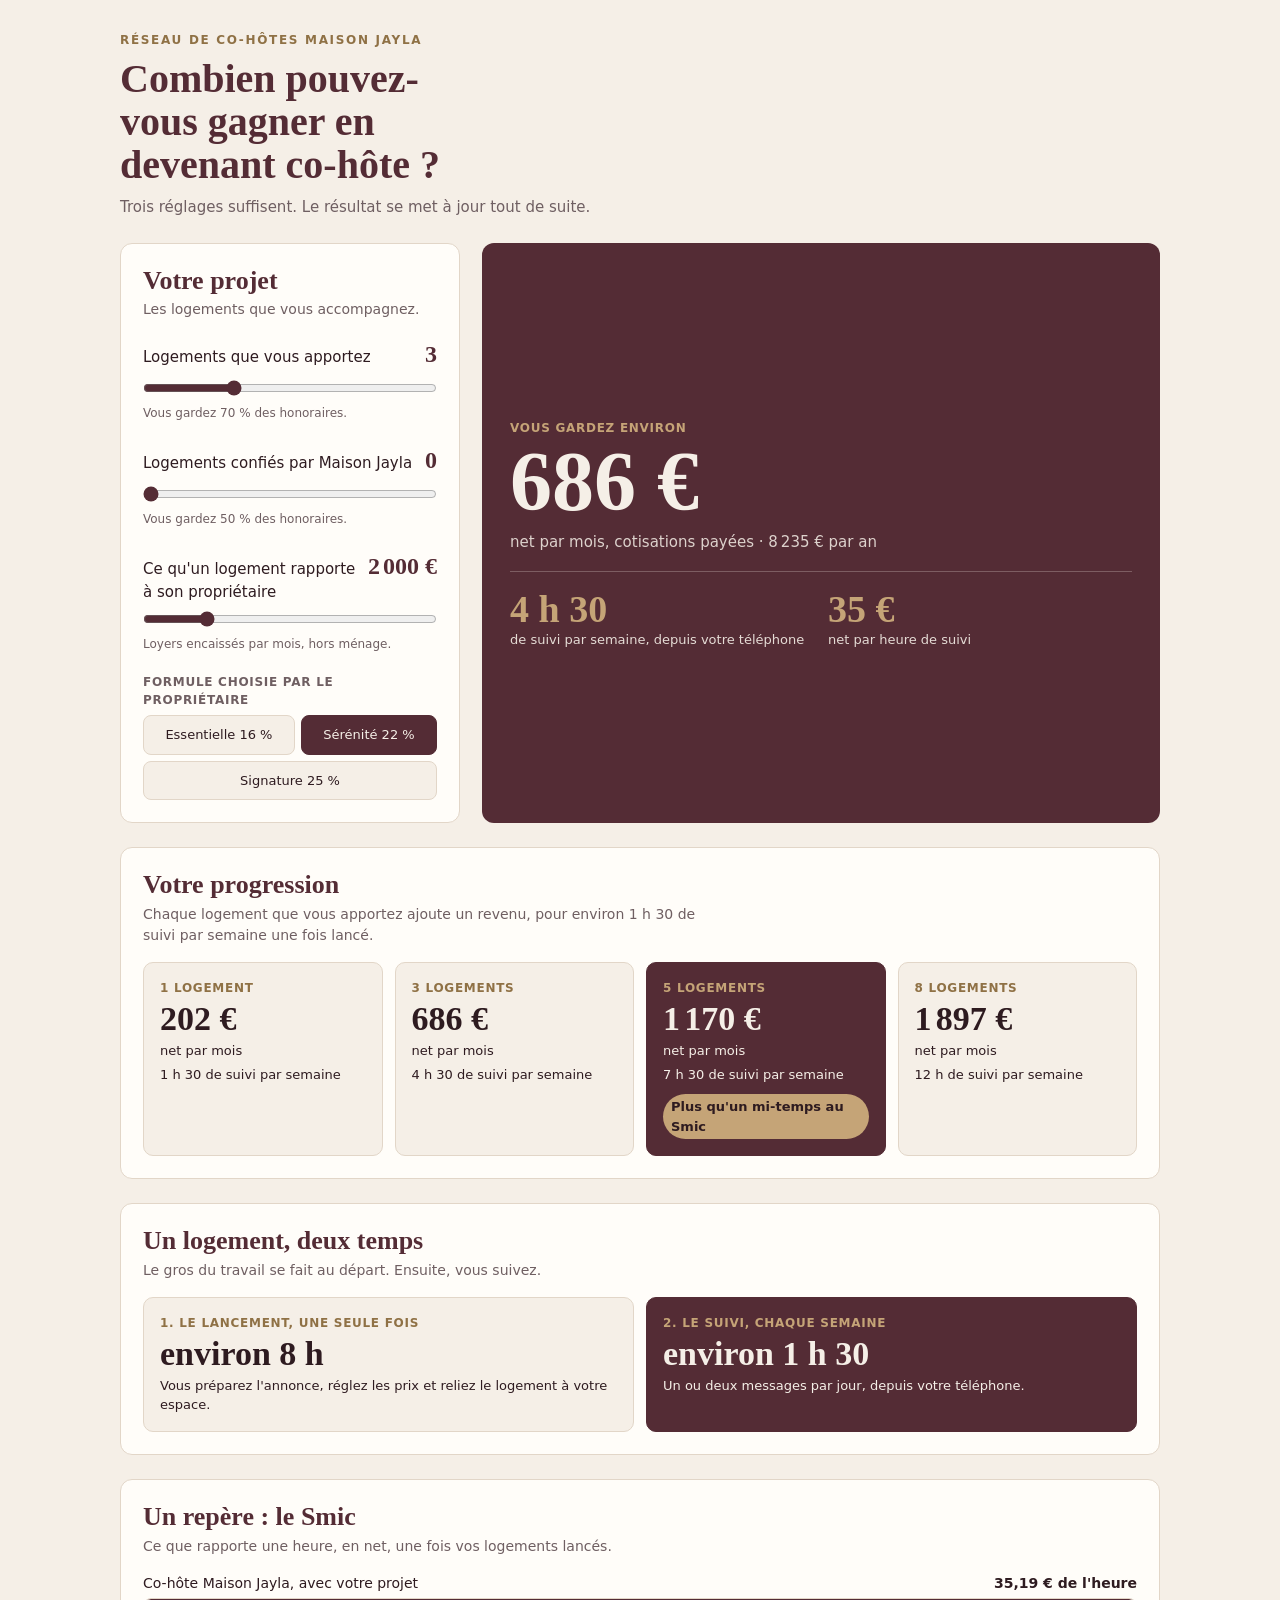
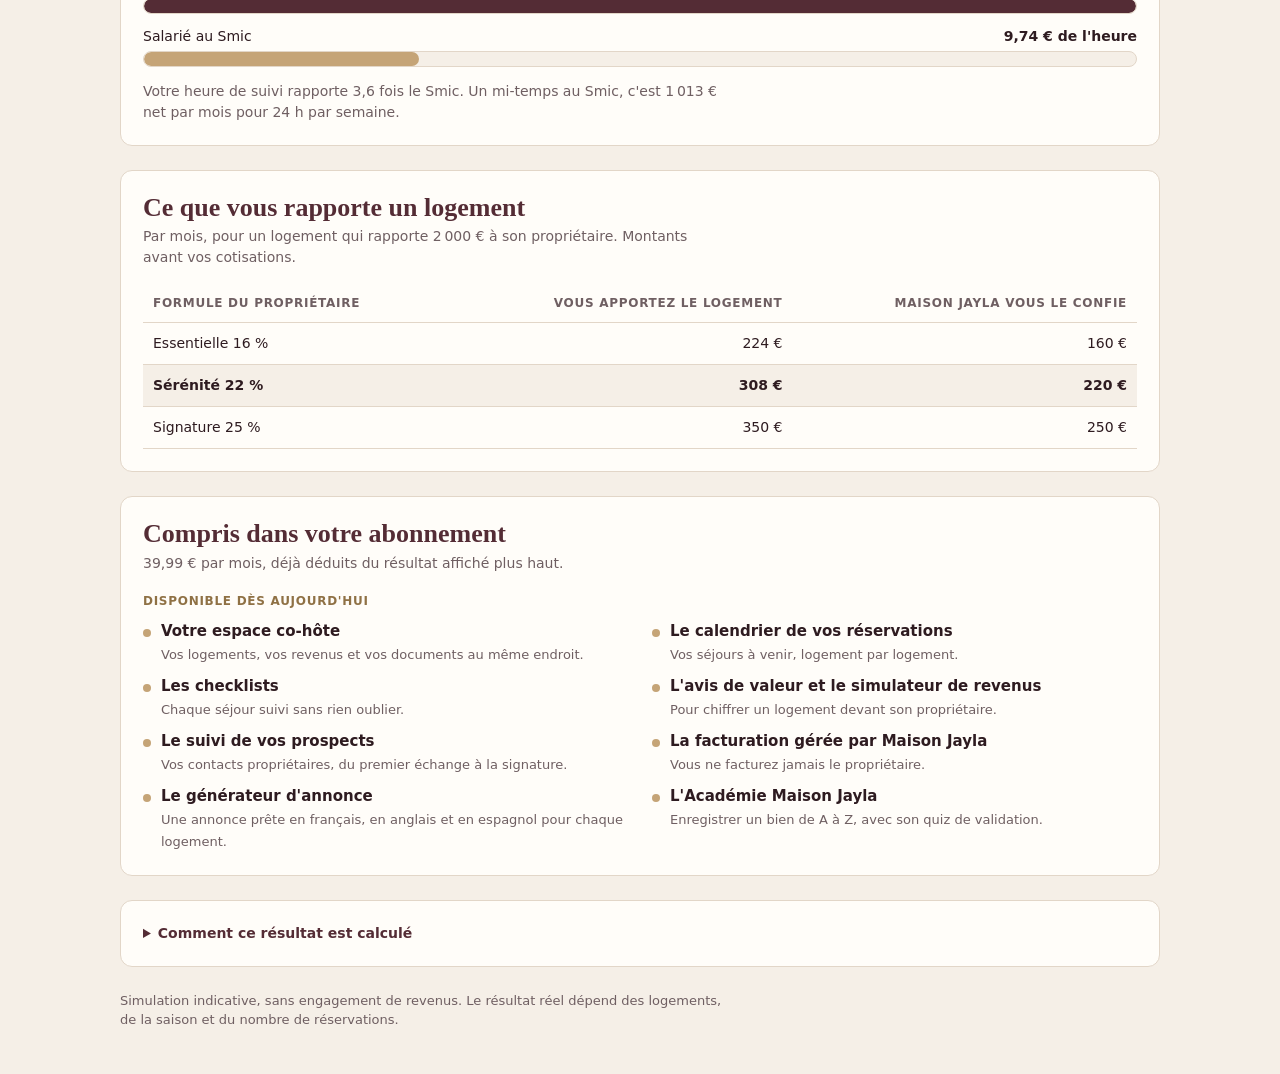
<file: simulateur-honoraires.html>
<!DOCTYPE html>
<html lang="fr">
<head>
<meta charset="utf-8">
<meta name="viewport" content="width=device-width, initial-scale=1">
<meta http-equiv="Content-Security-Policy" content="default-src 'self'; script-src 'self' 'unsafe-inline'; style-src 'self' 'unsafe-inline' https://fonts.googleapis.com; font-src https://fonts.gstatic.com; img-src 'self' data:; connect-src 'self'; object-src 'none'; base-uri 'self'; form-action 'self';">
<title>Simulateur d'honoraires — Maison Jayla</title>
<link rel="stylesheet" href="https://fonts.googleapis.com/css2?family=Cormorant+Garamond:wght@500;600&family=Montserrat:wght@400;500;600&display=swap">
<style>
/* Mise en page : 3 réglages à gauche, un résultat en grand à droite (bordeaux plein), puis progression, repère, inclus.
   Thème unique, charte Maison Jayla. La partie Maison Jayla (.mj-only) n'apparaît qu'en vue admin. */
:root{
  --bordeaux:#542C35; --bordeaux-fonce:#3E1F27; --ivoire:#F5EFE7; --papier:#FFFDF9;
  --or:#C5A477; --or-fonce:#8F7145; --encre:#2E1B20; --gris:#6F5F62; --trait:#E2D6C8;
  --titre:"Cormorant Garamond",Georgia,serif; --texte:"Montserrat",system-ui,sans-serif;
  color-scheme:light;
}
*{box-sizing:border-box}
html,body{margin:0}
body{background:var(--ivoire);color:var(--encre);font-family:var(--texte);font-size:15px;line-height:1.5}
.page{max-width:1080px;margin:0 auto;padding:28px 20px 44px;display:flex;flex-direction:column;gap:24px}
.sur{font-size:12px;font-weight:600;letter-spacing:.14em;text-transform:uppercase;color:var(--or-fonce)}
h1{font-family:var(--titre);font-weight:600;font-size:40px;line-height:1.08;margin:6px 0 0;color:var(--bordeaux);text-wrap:balance;max-width:20ch}
header p{margin:10px 0 0;color:var(--gris);max-width:60ch}
h2{font-family:var(--titre);font-weight:600;font-size:26px;line-height:1.15;margin:0 0 4px;color:var(--bordeaux);text-wrap:balance}
.sous{margin:0 0 16px;color:var(--gris);font-size:14px;max-width:65ch}
.etiquette{font-size:12px;font-weight:600;letter-spacing:.06em;text-transform:uppercase;color:var(--gris)}
.bloc{background:var(--papier);border:1px solid var(--trait);border-radius:12px;padding:22px}
.vues{display:flex;gap:6px;align-self:flex-start}
.duo{display:grid;grid-template-columns:340px 1fr;gap:22px;align-items:stretch}

/* Réglages */
.champ{display:flex;flex-direction:column;gap:6px;margin-bottom:20px}
.champ:last-child{margin-bottom:0}
.ligne{display:flex;justify-content:space-between;align-items:baseline;gap:8px}
.ligne label{font-weight:500}
.valeur{font-family:var(--titre);font-size:24px;font-weight:600;color:var(--bordeaux);font-variant-numeric:tabular-nums;white-space:nowrap}
.aide{font-size:12px;color:var(--gris)}
input[type=range]{width:100%;accent-color:var(--bordeaux);margin:2px 0}
.choix{display:flex;gap:6px;flex-wrap:wrap}
.choix button{flex:1 1 auto;font:inherit;font-size:13px;font-weight:500;padding:9px 8px;border:1px solid var(--trait);background:var(--ivoire);color:var(--encre);border-radius:8px;cursor:pointer}
.choix button[aria-pressed=true]{background:var(--bordeaux);border-color:var(--bordeaux);color:var(--ivoire)}
button:focus-visible,input:focus-visible,summary:focus-visible{outline:2px solid var(--or-fonce);outline-offset:2px}

/* Résultat */
.resultat{background:var(--bordeaux);color:var(--ivoire);border-radius:12px;padding:28px;display:flex;flex-direction:column;justify-content:center;gap:18px}
.resultat .etiquette{color:var(--or)}
.grand{font-family:var(--titre);font-weight:600;font-size:84px;line-height:.95;font-variant-numeric:tabular-nums;margin-top:4px}
.grand small{font-family:var(--texte);font-size:15px;font-weight:400;opacity:.85;display:block;margin-top:10px;line-height:1.4}
.paire{display:grid;grid-template-columns:1fr 1fr;gap:14px;border-top:1px solid rgba(245,239,231,.25);padding-top:18px}
.paire b{font-family:var(--titre);font-size:38px;font-weight:600;line-height:1;display:block;color:var(--or);font-variant-numeric:tabular-nums}
.paire span{font-size:13px;opacity:.9}
.message{font-size:14px;background:var(--bordeaux-fonce);border-radius:8px;padding:10px 12px}

/* Progression */
.etapes{display:grid;grid-template-columns:repeat(4,1fr);gap:12px}
.etape{border:1px solid var(--trait);border-radius:10px;padding:16px;background:var(--ivoire);display:flex;flex-direction:column;gap:4px}
.etape.fort{background:var(--bordeaux);border-color:var(--bordeaux);color:var(--ivoire)}
.etape .n{font-size:12px;font-weight:600;letter-spacing:.06em;text-transform:uppercase;color:var(--or-fonce)}
.etape.fort .n{color:var(--or)}
.etape b{font-family:var(--titre);font-size:34px;font-weight:600;line-height:1.05;font-variant-numeric:tabular-nums}
.etape>span{font-size:13px}
.temps{display:grid;grid-template-columns:1fr 1fr;gap:12px}
.inclus-t{font-size:12px;font-weight:600;letter-spacing:.06em;text-transform:uppercase;color:var(--or-fonce);margin:18px 0 10px}
.inclus-t:first-of-type{margin-top:0}
.pastille{align-self:flex-start;margin-top:6px;font-size:12px;font-weight:600;padding:3px 8px;border-radius:99px;background:var(--or);color:var(--encre)}

/* Repère */
.barres{display:flex;flex-direction:column;gap:12px}
.barre-l{display:flex;justify-content:space-between;gap:10px;font-size:14px;margin-bottom:4px}
.barre-l b{font-variant-numeric:tabular-nums}
.piste{height:16px;border-radius:99px;background:var(--ivoire);border:1px solid var(--trait);overflow:hidden}
.piste i{display:block;height:100%;border-radius:99px;background:var(--bordeaux)}
.piste i.pale{background:var(--or)}

/* Tableau, listes, détail */
.defile{overflow-x:auto}
table{width:100%;border-collapse:collapse;font-size:14px;font-variant-numeric:tabular-nums;min-width:420px}
th,td{padding:10px;text-align:right;border-bottom:1px solid var(--trait)}
th:first-child,td:first-child{text-align:left}
thead th{font-size:12px;letter-spacing:.06em;text-transform:uppercase;color:var(--gris);font-weight:600}
tr.actif td{background:var(--ivoire);font-weight:600}
.inclus{list-style:none;margin:0;padding:0;display:grid;grid-template-columns:1fr 1fr;gap:10px 24px}
.inclus li{padding-left:18px;position:relative}
.inclus li::before{content:"";position:absolute;left:0;top:.55em;width:8px;height:8px;border-radius:50%;background:var(--or)}
.inclus b{display:block}
.inclus span{font-size:13px;color:var(--gris)}
details{font-size:14px}
summary{cursor:pointer;color:var(--bordeaux);font-weight:600}
.detail{list-style:none;margin:14px 0 0;padding:0;max-width:460px;display:flex;flex-direction:column;gap:6px}
.detail li{display:flex;justify-content:space-between;gap:10px;font-variant-numeric:tabular-nums}
.detail li.total{border-top:1px solid var(--trait);padding-top:8px;font-weight:600;color:var(--bordeaux)}
.options{display:flex;flex-direction:column;gap:12px;margin-top:18px;max-width:460px}
.case{display:flex;gap:8px;align-items:flex-start}
.case input{margin-top:4px;accent-color:var(--bordeaux)}
.notes{font-size:13px;color:var(--gris);max-width:75ch;margin:16px 0 0;padding-left:18px}
.mj-grille{display:grid;grid-template-columns:1fr 1fr;gap:22px;align-items:start}
.avert{font-size:13px;color:var(--gris);max-width:75ch;margin:0}
body:not(.admin) .mj-only{display:none}
[hidden]{display:none !important}
@media (max-width:860px){.duo,.mj-grille{grid-template-columns:1fr}.etapes{grid-template-columns:1fr 1fr}}
@media (max-width:620px){.temps{grid-template-columns:1fr}}
@media (max-width:520px){h1{font-size:31px}.grand{font-size:62px}.inclus{grid-template-columns:1fr}.paire b{font-size:32px}}
</style>
</head>
<body>
<div class="page">

  <div class="choix vues" id="vues" role="group" aria-label="Vue affichée" hidden>
    <button type="button" data-v="cohote" aria-pressed="true">Vue co-hôte</button>
    <button type="button" data-v="admin" aria-pressed="false">Vue Maison Jayla</button>
  </div>

  <header>
    <span class="sur">Réseau de co-hôtes Maison Jayla</span>
    <h1>Combien pouvez-vous gagner en devenant co-hôte ?</h1>
    <p>Trois réglages suffisent. Le résultat se met à jour tout de suite.</p>
  </header>

  <div class="duo">
    <section class="bloc" aria-label="Votre projet">
      <h2>Votre projet</h2>
      <p class="sous">Les logements que vous accompagnez.</p>
      <div class="champ">
        <div class="ligne"><label for="apportes">Logements que vous apportez</label><span class="valeur" id="apportes-v"></span></div>
        <input type="range" id="apportes" min="0" max="10" step="1" value="3">
        <span class="aide">Vous gardez 70 % des honoraires.</span>
      </div>
      <div class="champ">
        <div class="ligne"><label for="confies">Logements confiés par Maison Jayla</label><span class="valeur" id="confies-v"></span></div>
        <input type="range" id="confies" min="0" max="10" step="1" value="0">
        <span class="aide">Vous gardez 50 % des honoraires.</span>
      </div>
      <div class="champ">
        <div class="ligne"><label for="revenu">Ce qu'un logement rapporte à son propriétaire</label><span class="valeur" id="revenu-v"></span></div>
        <input type="range" id="revenu" min="500" max="8000" step="50" value="2000">
        <span class="aide">Loyers encaissés par mois, hors ménage.</span>
      </div>
      <div class="champ">
        <span class="etiquette" id="formule-l">Formule choisie par le propriétaire</span>
        <div class="choix" id="formule" role="group" aria-labelledby="formule-l">
          <button type="button" data-t="16" aria-pressed="false">Essentielle 16 %</button>
          <button type="button" data-t="22" aria-pressed="true">Sérénité 22 %</button>
          <button type="button" data-t="25" aria-pressed="false">Signature 25 %</button>
        </div>
      </div>
    </section>

    <section class="resultat" aria-live="polite">
      <div>
        <span class="etiquette">Vous gardez environ</span>
        <div class="grand"><span id="r-net"></span><small id="r-net-s"></small></div>
      </div>
      <div class="paire">
        <div><b id="r-temps"></b><span>de suivi par semaine, depuis votre téléphone</span></div>
        <div><b id="r-heure"></b><span>net par heure de suivi</span></div>
      </div>
      <div class="message" id="r-msg" hidden></div>
    </section>
  </div>

  <section class="bloc">
    <h2>Votre progression</h2>
    <p class="sous">Chaque logement que vous apportez ajoute un revenu, pour environ <span class="t-bien"></span> de suivi par semaine une fois lancé.</p>
    <div class="etapes" id="etapes"></div>
  </section>

  <section class="bloc">
    <h2>Un logement, deux temps</h2>
    <p class="sous">Le gros du travail se fait au départ. Ensuite, vous suivez.</p>
    <div class="temps">
      <div class="etape">
        <span class="n">1. Le lancement, une seule fois</span>
        <b>environ <span class="t-lance"></span></b>
        <span>Vous préparez l'annonce, réglez les prix et reliez le logement à votre espace.</span>
      </div>
      <div class="etape fort">
        <span class="n">2. Le suivi, chaque semaine</span>
        <b>environ <span class="t-bien"></span></b>
        <span>Un ou deux messages par jour, depuis votre téléphone.</span>
      </div>
    </div>
  </section>

  <section class="bloc">
    <h2>Un repère : le Smic</h2>
    <p class="sous">Ce que rapporte une heure, en net, une fois vos logements lancés.</p>
    <div class="barres">
      <div><div class="barre-l"><span>Co-hôte Maison Jayla, avec votre projet</span><b id="b-vous"></b></div><div class="piste"><i id="p-vous"></i></div></div>
      <div><div class="barre-l"><span>Salarié au Smic</span><b id="b-smic"></b></div><div class="piste"><i class="pale" id="p-smic"></i></div></div>
    </div>
    <p class="sous" style="margin:14px 0 0" id="b-phrase"></p>
  </section>

  <section class="bloc">
    <h2>Ce que vous rapporte un logement</h2>
    <p class="sous">Par mois, pour un logement qui rapporte <span id="t-revenu"></span> à son propriétaire. Montants avant vos cotisations.</p>
    <div class="defile" tabindex="0" role="region" aria-label="Tableau défilant">
      <table>
        <thead><tr><th>Formule du propriétaire</th><th>Vous apportez le logement</th><th>Maison Jayla vous le confie</th><th class="mj-only">Maison Jayla, apporté</th><th class="mj-only">Maison Jayla, confié</th></tr></thead>
        <tbody id="tableau"></tbody>
      </table>
    </div>
  </section>

  <section class="bloc">
    <h2>Compris dans votre abonnement</h2>
    <p class="sous">39,99 € par mois, déjà déduits du résultat affiché plus haut.</p>
    <p class="inclus-t">Disponible dès aujourd'hui</p>
    <ul class="inclus">
      <li><b>Votre espace co-hôte</b><span>Vos logements, vos revenus et vos documents au même endroit.</span></li>
      <li><b>Le calendrier de vos réservations</b><span>Vos séjours à venir, logement par logement.</span></li>
      <li><b>Les checklists</b><span>Chaque séjour suivi sans rien oublier.</span></li>
      <li><b>L'avis de valeur et le simulateur de revenus</b><span>Pour chiffrer un logement devant son propriétaire.</span></li>
      <li><b>Le suivi de vos prospects</b><span>Vos contacts propriétaires, du premier échange à la signature.</span></li>
      <li><b>La facturation gérée par Maison Jayla</b><span>Vous ne facturez jamais le propriétaire.</span></li>
      <li><b>Le générateur d'annonce</b><span>Une annonce prête en français, en anglais et en espagnol pour chaque logement.</span></li>
      <li><b>L'Académie Maison Jayla</b><span>Enregistrer un bien de A à Z, avec son quiz de validation.</span></li>
    </ul>
    <div class="mj-only">
    <p class="inclus-t">En préparation (visible seulement par Maison Jayla)</p>
    <ul class="inclus">
      <li><b>Le channel manager</b><span>Prix et disponibilités synchronisés sur toutes les plateformes.</span></li>
      <li><b>La programmation des prix</b><span>Les tarifs réglés à l'avance, saison par saison.</span></li>
      <li><b>Le rapport photo dans l'espace co-hôte</b><span>Aujourd'hui reçu et validé par Maison Jayla.</span></li>
      <li><b>Les modules 1 et 2 de l'Académie</b><span>Gérer un logement, convaincre un propriétaire.</span></li>
    </ul>
    </div>
  </section>

  <section class="bloc">
    <details>
      <summary>Comment ce résultat est calculé</summary>
      <ul class="detail">
        <li><span>Votre part des honoraires</span><span id="d-ca"></span></li>
        <li><span id="d-cotis-l">Cotisations Urssaf</span><span id="d-cotis"></span></li>
        <li id="d-vl-li"><span>Impôt (versement libératoire 1,7 %)</span><span id="d-vl"></span></li>
        <li><span>Abonnement Maison Jayla</span><span id="d-abo"></span></li>
        <li class="total"><span id="d-net-l">Net par mois</span><span id="d-net"></span></li>
      </ul>
      <div class="options">
        <div>
          <span class="etiquette" id="cotis-l">Vos cotisations de micro-entrepreneur</span>
          <div class="choix" id="cotis" role="group" aria-labelledby="cotis-l" style="margin-top:6px">
            <button type="button" data-c="21.2" aria-pressed="true">Taux normal 21,2 %</button>
            <button type="button" data-c="15.9" aria-pressed="false">Avec l'Acre 15,9 %</button>
          </div>
        </div>
        <label class="case" for="vl"><input type="checkbox" id="vl"> Je paie mon impôt avec mes cotisations (versement libératoire, 1,7 %)</label>
      </div>
      <ul class="notes">
        <li>Honoraires = pourcentage de la formule × loyers encaissés, hors ménage et après frais de plateforme.</li>
        <li>Vous exercez en micro-entreprise : cotisations de 21,2 % sur votre part, plus 0,2 % de formation professionnelle. Avec l'Acre : 15,9 %, sous conditions. L'abonnement ne se déduit pas des cotisations.</li>
        <li>Sans versement libératoire, l'impôt sur le revenu n'est pas compté : il dépend de votre foyer.</li>
        <li>Temps de suivi : estimation de <span class="t-bien"></span> par semaine et par logement, une fois le logement lancé. Le lancement (environ <span class="t-lance"></span> par logement, une seule fois), le ménage confié à un prestataire, la prospection et les déplacements ne sont pas comptés dans le net par heure.</li>
        <li>Smic net horaire : 9,74 € depuis le 1er juin 2026. Un salarié a des congés payés et une assurance chômage, un micro-entrepreneur non.</li>
        <li>Non comptés, et en plus pour vous : les packs de démarrage et les prestations à la carte.</li>
      </ul>
    </details>
  </section>

  <section class="bloc mj-only">
    <h2>Côté Maison Jayla</h2>
    <p class="sous">Visible uniquement en vue Maison Jayla.</p>
    <div class="mj-grille">
      <ul class="detail" style="margin-top:0">
        <li><span>Honoraires payés par les propriétaires</span><span id="m-total"></span></li>
        <li><span>Part sur les logements apportés (30 %)</span><span id="m-app"></span></li>
        <li><span>Part sur les logements confiés (50 %)</span><span id="m-conf"></span></li>
        <li><span>Abonnement de la co-hôte</span><span id="m-abo"></span></li>
        <li class="total"><span>Maison Jayla garde, par mois</span><span id="m-net"></span></li>
        <li><span>Soit par an</span><span id="m-an"></span></li>
      </ul>
      <div>
        <div class="champ">
          <div class="ligne"><label for="tbien">Hypothèse : suivi par logement, par semaine</label><span class="valeur" id="tbien-v"></span></div>
          <input type="range" id="tbien" min="0.25" max="5" step="0.25" value="1.5">
        </div>
        <div class="champ">
          <div class="ligne"><label for="tlance">Hypothèse : lancement d'un logement, une seule fois</label><span class="valeur" id="tlance-v"></span></div>
          <input type="range" id="tlance" min="2" max="20" step="1" value="8">
          <span class="aide">Réglages réservés à Maison Jayla. La co-hôte voit le résultat, pas ces curseurs.</span>
        </div>
      </div>
    </div>
  </section>

  <p class="avert">Simulation indicative, sans engagement de revenus. Le résultat réel dépend des logements, de la saison et du nombre de réservations.</p>
</div>

<script src="fin1.js"></script>
<script>
const AUTONOME=false;
const PARAM_ADMIN=new URLSearchParams(location.search).get("vue")==="admin";
// Règle FIN-1 via fin1.js dans l'intranet ; même calcul en secours hors intranet
const fin1=(r,t)=>window.MJ?MJ.calcFin1(r,0,t).commission:Math.round(r*t/100);
const ABO=39.99, CFP=0.2, VL=1.7, PLAFOND=83600, SEM=52/12, SMIC=9.74, MI_TEMPS=24;
const FORMULES=[["Essentielle",16],["Sérénité",22],["Signature",25]], PALIERS=[1,3,5,8];
const etat={taux:22,cotis:21.2};
const $=id=>document.getElementById(id);
const eur=(n,d)=>new Intl.NumberFormat("fr-FR",{style:"currency",currency:"EUR",maximumFractionDigits:d??0}).format(n);
// Durée en heures et minutes, arrondie au quart d'heure : 9,5 -> "9 h 30"
const hm=x=>{const m=Math.round(x*4)*15,h=Math.floor(m/60),r=m%60;return h+" h"+(r?" "+String(r).padStart(2,"0"):"");};

// Tout par mois. a = logements apportés, c = logements confiés.
function simule(a,c){
  const r=+$("revenu").value, h=fin1(r,etat.taux), vl=$("vl").checked, t=+$("tbien").value;
  const ca=h*.7*a+h*.5*c, cotis=ca*(etat.cotis+CFP)/100, impot=vl?ca*VL/100:0;
  const net=ca-cotis-impot-ABO, hSem=(a+c)*t, hMois=hSem*SEM;
  return {r,h,vl,t,ca,cotis,impot,net,hSem,parHeure:hMois>0?net/hMois:null,
          total:h*(a+c),mjApp:h*.3*a,mjConf:h*.5*c};
}

function calcul(){
  const a=+$("apportes").value, c=+$("confies").value, s=simule(a,c);
  $("apportes-v").textContent=a; $("confies-v").textContent=c; $("revenu-v").textContent=eur(s.r);
  $("tbien-v").textContent=hm(s.t); $("tlance-v").textContent=hm(+$("tlance").value);
  document.querySelectorAll(".t-lance").forEach(e=>e.textContent=hm(+$("tlance").value));
  document.querySelectorAll(".t-bien").forEach(e=>e.textContent=hm(s.t));

  // Résultat
  $("r-net").textContent=eur(Math.round(s.net));
  $("r-net-s").textContent="net par mois"+(s.vl?", cotisations et impôt payés":", cotisations payées")+(s.net>0?" · "+eur(Math.round(s.net*12))+" par an":"");
  $("r-temps").textContent=hm(s.hSem);
  $("r-heure").textContent=s.parHeure!=null&&s.net>0?eur(s.parHeure):"–";
  const msg=$("r-msg"), caAn=s.ca*12;
  if(a+c===0){msg.hidden=false;msg.textContent="Ajoutez un premier logement pour voir votre revenu. Sans logement, seul l'abonnement est dû.";}
  else if(s.net<=0){msg.hidden=false;msg.textContent="À ce niveau, vos honoraires ne couvrent pas encore l'abonnement et les cotisations.";}
  else if(s.parHeure<SMIC){
    // En dessous du Smic horaire : dire à partir de combien de logements apportés ça passe au-dessus
    let n=0; for(let k=1;k<=10&&!n;k++) if(simule(k,0).parHeure>=SMIC) n=k;
    msg.hidden=false;
    msg.textContent=n&&n>a+c?"Avec ce projet, votre heure rapporte moins que le Smic. Le cap est franchi à partir de "+n+" logement"+(n>1?"s":"")+" apporté"+(n>1?"s":"")+"."
      :"Avec ce projet, votre heure rapporte moins que le Smic. Visez des logements qui rapportent plus à leur propriétaire, ou des logements que vous apportez vous-même.";}
  else if(caAn>PLAFOND){msg.hidden=false;msg.textContent="Bravo : à ce rythme vous dépassez le plafond de la micro-entreprise (83 600 € par an). Il faudra changer de statut.";}
  else msg.hidden=true;

  // Progression : logements apportés, mêmes loyers et même formule
  const miTemps=MI_TEMPS*SEM*SMIC; let marque=false;
  $("etapes").innerHTML=PALIERS.map(n=>{const e=simule(n,0), fort=!marque&&e.net>=miTemps; if(fort)marque=true;
    return `<div class="etape${fort?" fort":""}"><span class="n">${n} logement${n>1?"s":""}</span><b>${eur(Math.round(e.net))}</b><span>net par mois</span><span>${hm(e.hSem)} de suivi par semaine</span>${fort?'<span class="pastille">Plus qu\'un mi-temps au Smic</span>':""}</div>`}).join("");

  // Repère Smic
  const ph=s.parHeure!=null&&s.net>0?s.parHeure:0, max=Math.max(ph,SMIC);
  $("b-vous").textContent=ph?eur(ph,2)+" de l'heure":"–"; $("b-smic").textContent=eur(SMIC,2)+" de l'heure";
  $("p-vous").style.width=(ph/max*100)+"%"; $("p-smic").style.width=(SMIC/max*100)+"%";
  $("b-phrase").textContent=ph>SMIC
    ?"Votre heure de suivi rapporte "+new Intl.NumberFormat("fr-FR",{maximumFractionDigits:1}).format(ph/SMIC)+" fois le Smic. Un mi-temps au Smic, c'est "+eur(Math.round(miTemps))+" net par mois pour "+MI_TEMPS+" h par semaine."
    :"Un mi-temps au Smic, c'est "+eur(Math.round(miTemps))+" net par mois pour "+MI_TEMPS+" h par semaine.";

  // Par logement, selon la formule
  $("t-revenu").textContent=eur(s.r);
  $("tableau").innerHTML=FORMULES.map(([n,t])=>{const x=fin1(s.r,t);
    return `<tr class="${t===etat.taux?"actif":""}"><td>${n} ${t} %</td><td>${eur(x*.7)}</td><td>${eur(x*.5)}</td><td class="mj-only">${eur(x*.3)}</td><td class="mj-only">${eur(x*.5)}</td></tr>`}).join("");

  // Détail du calcul
  $("d-ca").textContent=eur(s.ca,2);
  $("d-cotis-l").textContent="Cotisations Urssaf ("+new Intl.NumberFormat("fr-FR").format(etat.cotis+CFP)+" %)";
  $("d-cotis").textContent="− "+eur(s.cotis,2);
  $("d-vl-li").hidden=!s.vl; $("d-vl").textContent="− "+eur(s.impot,2);
  $("d-abo").textContent="− "+eur(ABO,2);
  $("d-net-l").textContent="Net par mois"+(s.vl?"":", avant impôt"); $("d-net").textContent=eur(s.net,2);

  // Côté Maison Jayla
  const mj=s.mjApp+s.mjConf+ABO;
  $("m-total").textContent=eur(s.total,2); $("m-app").textContent=eur(s.mjApp,2); $("m-conf").textContent=eur(s.mjConf,2);
  $("m-abo").textContent="+ "+eur(ABO,2); $("m-net").textContent=eur(mj,2); $("m-an").textContent=eur(Math.round(mj*12));
}

function groupe(id,suite){
  $(id).addEventListener("click",e=>{const b=e.target.closest("button");if(!b)return;
    $(id).querySelectorAll("button").forEach(x=>x.setAttribute("aria-pressed",x===b));suite(b.dataset);calcul();});
}
groupe("formule",d=>etat.taux=+d.t);
groupe("cotis",d=>etat.cotis=+d.c);
groupe("vues",d=>document.body.classList.toggle("admin",d.v==="admin"));
["revenu","apportes","confies","tbien","tlance"].forEach(i=>$(i).addEventListener("input",calcul));
$("vl").addEventListener("change",calcul);

// Vue Maison Jayla : toujours proposée dans la version autonome, sur ?vue=admin dans l'intranet
if(AUTONOME||PARAM_ADMIN) $("vues").hidden=false;
if(PARAM_ADMIN){document.body.classList.add("admin");$("vues").querySelectorAll("button").forEach(x=>x.setAttribute("aria-pressed",x.dataset.v==="admin"));}
calcul();
</script>
</body>
</html>
</file>
